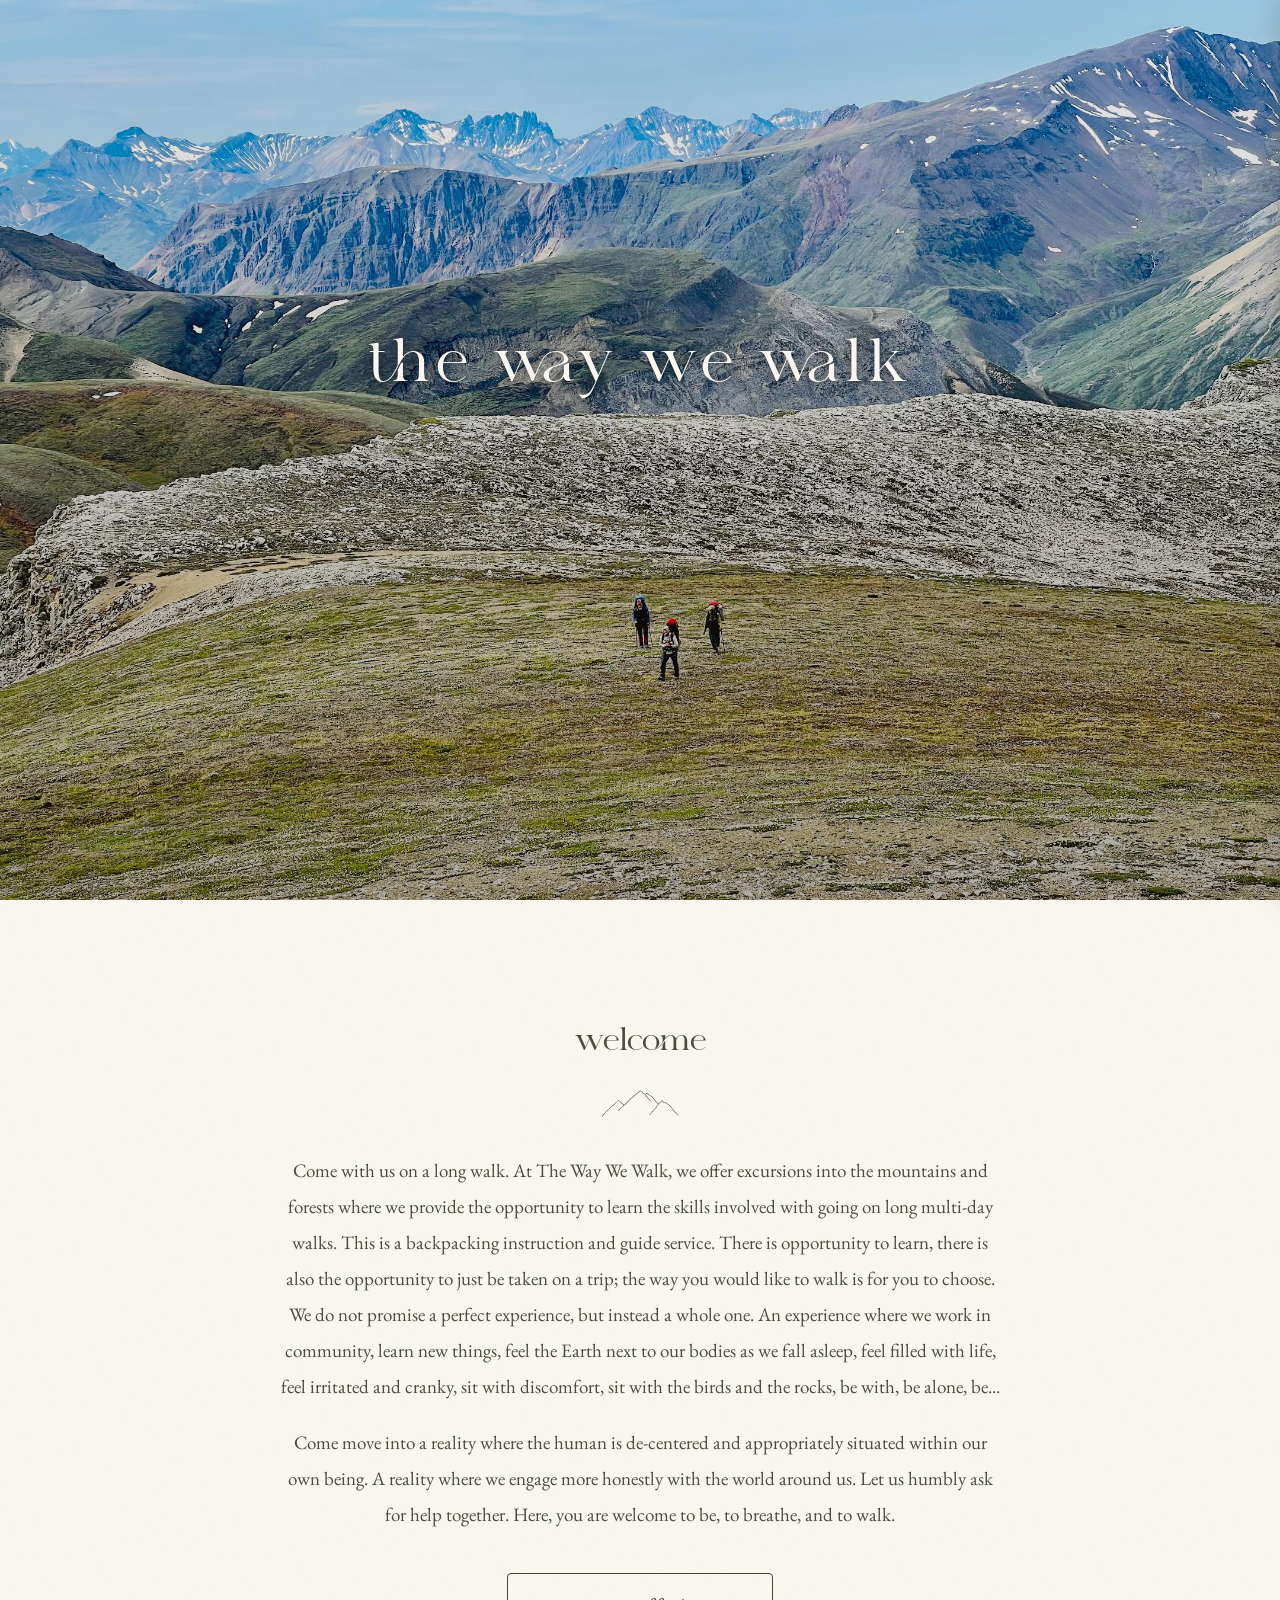
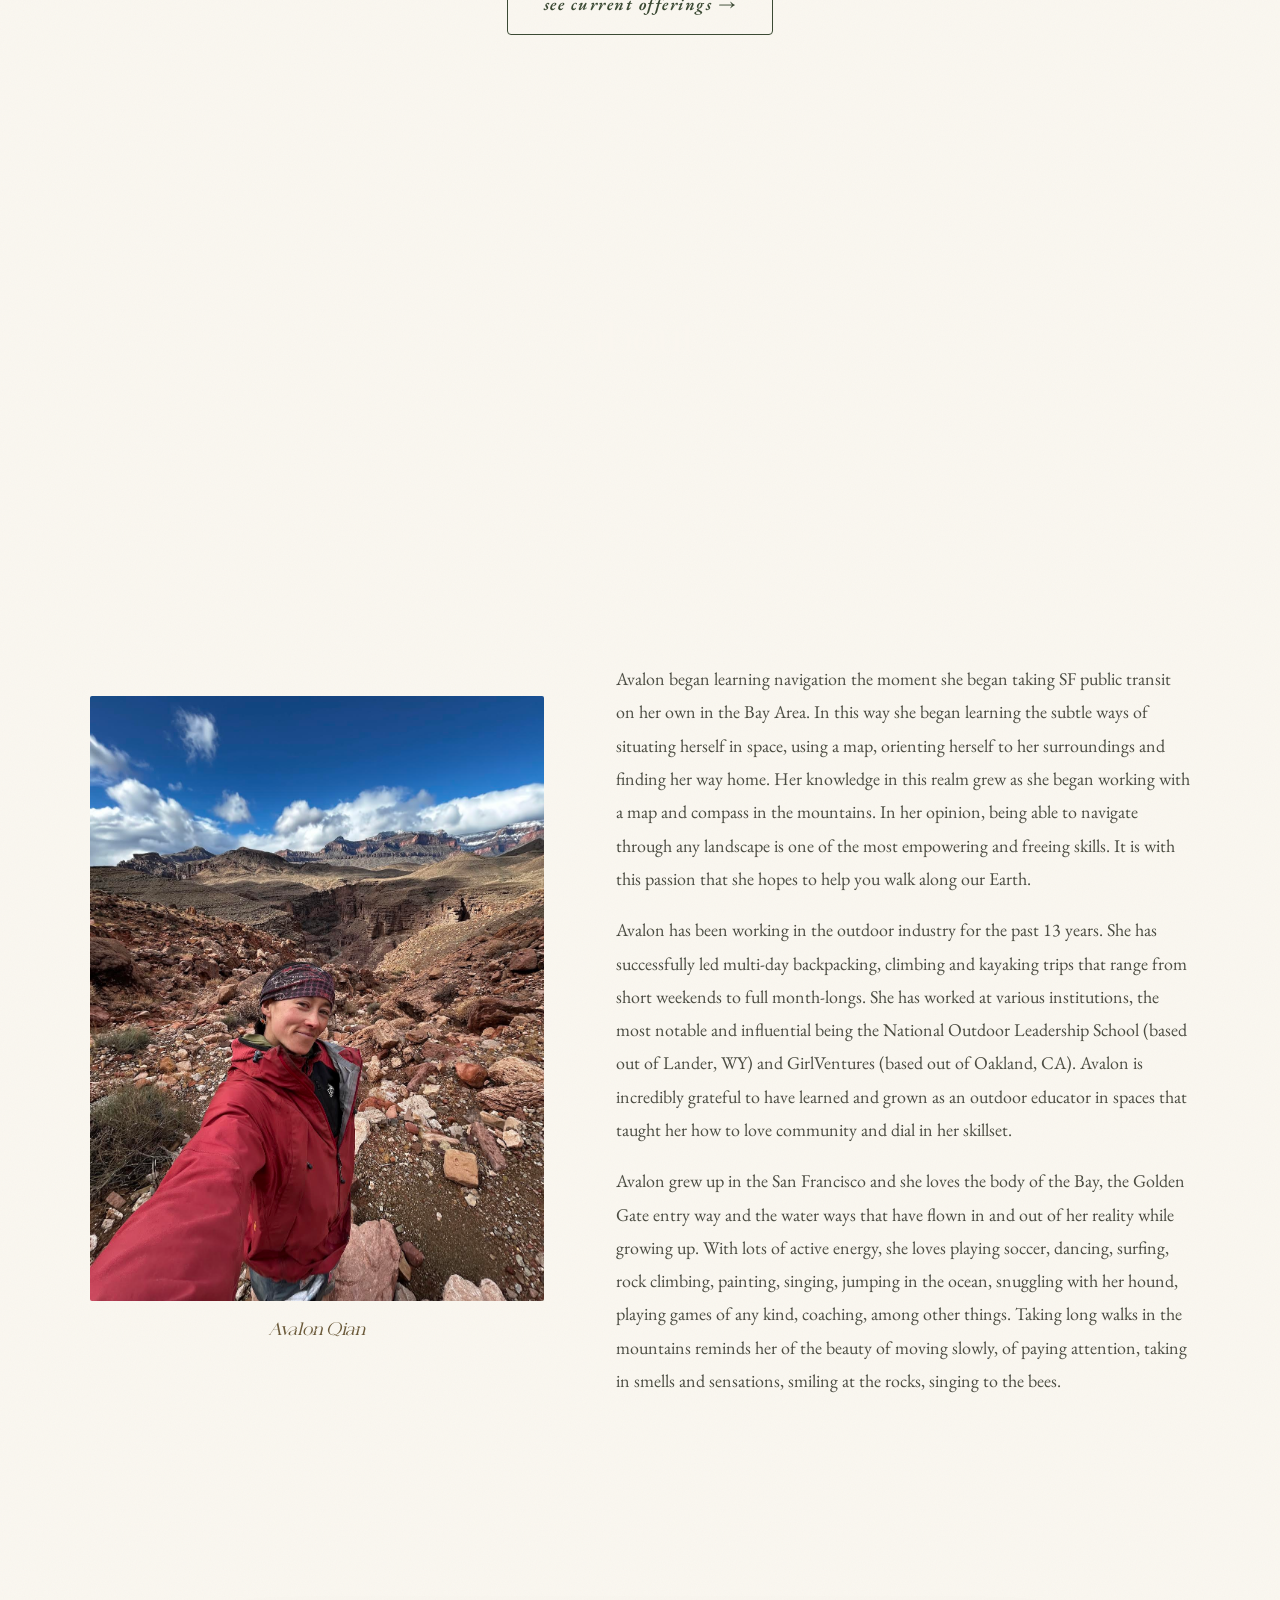
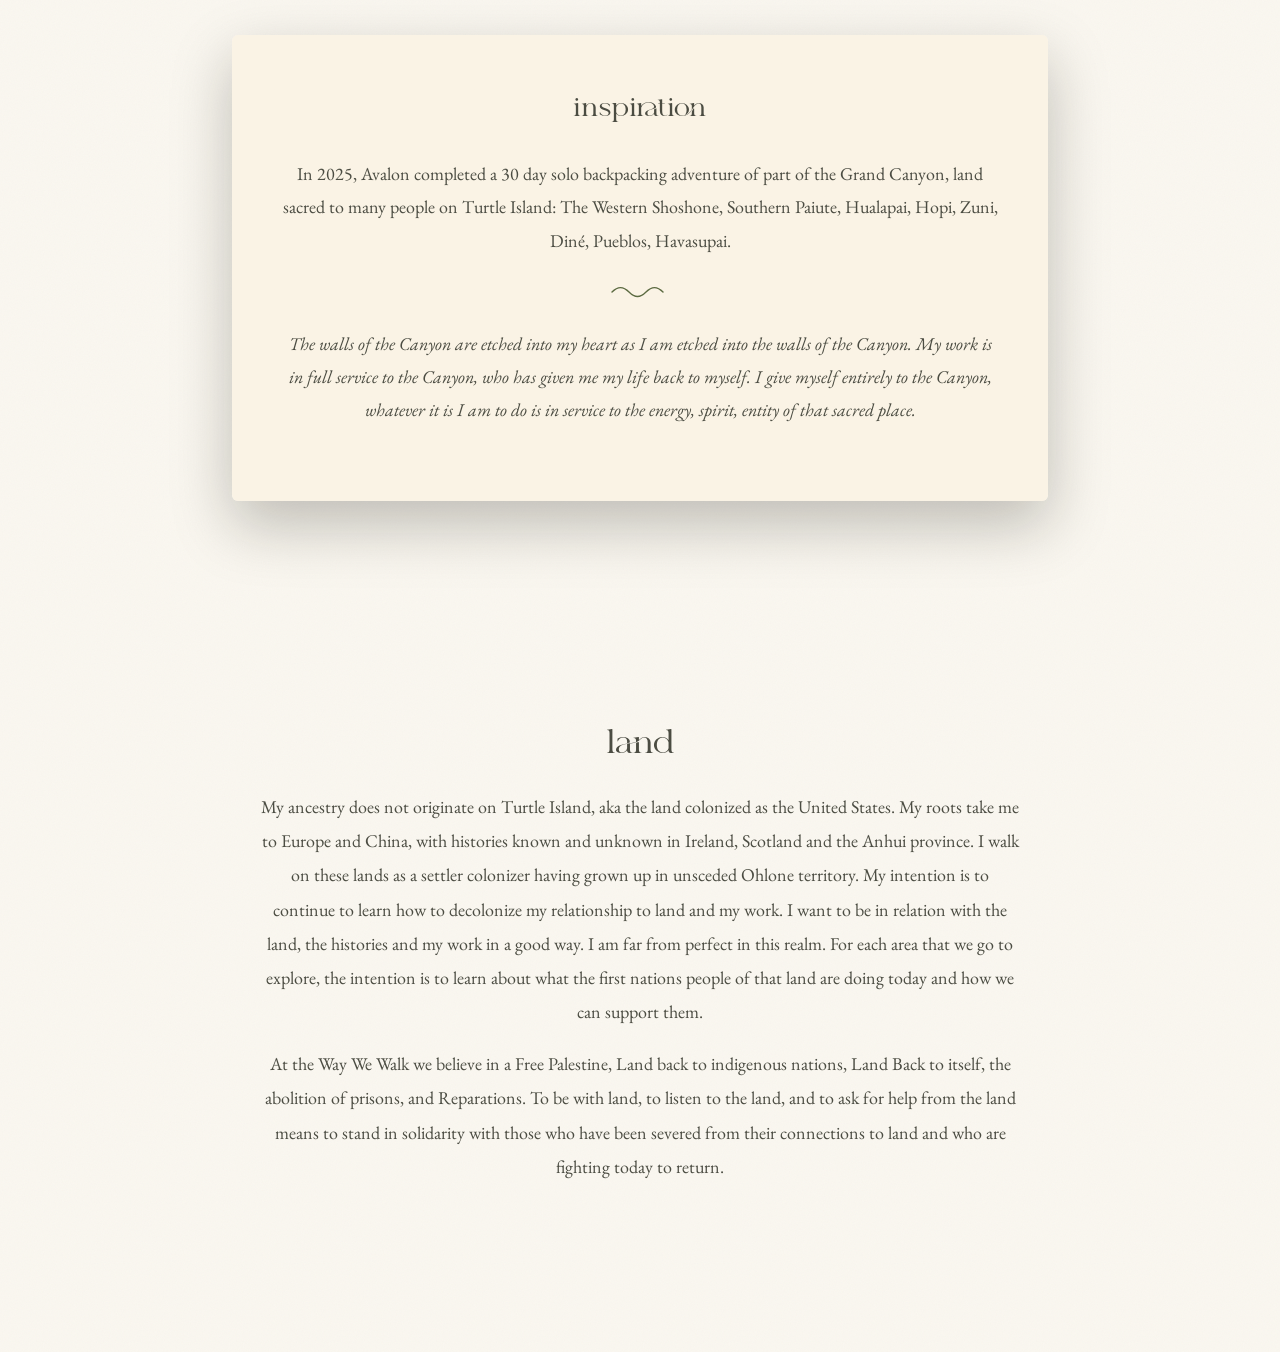
<file: index.html>
<!doctype html>
<html lang="en">
  <head>
    <title>The Way We Walk</title>
    <meta charset="UTF-8" />
    <meta name="viewport" content="width=device-width, initial-scale=1" />
    <link
      rel="stylesheet"
      href="https://fonts.googleapis.com/css2?family=EB+Garamond:ital,wght@0,400;0,500;0,600;1,400;1,500&display=swap"
    />
    <link rel="stylesheet" href="style.css" />
    <link
      rel="icon"
      type="image/svg+xml"
      href="data:image/svg+xml,<svg xmlns='http://www.w3.org/2000/svg' viewBox='0 0 20 20'><rect width='20' height='20' rx='4' fill='%23FAF7F0'/><path d='M10.00,9.20 L10.29,9.09 L10.65,9.10 L11.02,9.26 L11.35,9.56 L11.57,10.00 L11.64,10.53 L11.52,11.10 L11.19,11.64 L10.68,12.08 L10.00,12.34 L9.23,12.37 L8.44,12.14 L7.73,11.65 L7.19,10.91 L6.89,10.00 L6.90,8.99 L7.23,7.99 L7.90,7.11 L8.85,6.46 L10.00,6.12 L11.25,6.16 L12.46,6.61 L13.51,7.45 L14.28,8.61 L14.65,10.00 L14.57,11.48 L14.01,12.91 L13.00,14.14 L11.63,15.01 L10.00,15.42 L8.28,15.30 L6.63,14.63 L5.24,13.46 L4.26,11.87 L3.81,10.00 L3.97,8.04 L4.74,6.18 L6.09,4.62 L7.90,3.53 L10.00,3.04 L12.20,3.23 L14.27,4.12 L16.00,5.64 L17.21,7.66 L17.73,10.00 L17.50,12.44 L16.50,14.72 L14.82,16.63 L12.58,17.94 L10.00,18.50' stroke='%232A2A24' stroke-width='1.7' stroke-linecap='round' fill='none'/></svg>"
    />
    <script src="https://cdn.userway.org/widget.js" data-account="0WvC8qDpOY" data-position="3"></script>
  </head>
  <body class="textured">
    <!-- Navbar is injected by navbar.js (shared across pages). -->
    <div class="site-nav nav-fixed" id="site-nav"></div>
    <script src="js/navbar.js"></script>

    <div class="parallax-band parallax-hero" id="home">
      <div class="hero-inner">
        <div class="hero-title">the way we walk</div>
      </div>
    </div>

    <div class="section-welcome reveal" data-reveal="welcome">
      <div class="section-welcome-heading">
        <div class="section-welcome-heading-text">welcome</div>
        <div class="welcome-mountain">
          <img src="images/mountain-outline.png" alt="mountain outline" width="90" />
        </div>
      </div>
      <p>
        Come with us on a long walk. At The Way We Walk, we offer excursions
        into the mountains and forests where we provide the opportunity to
        learn the skills involved with going on long multi-day walks. This is
        a backpacking instruction and guide service. There is opportunity to
        learn, there is also the opportunity to just be taken on a trip; the
        way you would like to walk is for you to choose. We do not promise a
        perfect experience, but instead a whole one. An experience where we
        work in community, learn new things, feel the Earth next to our
        bodies as we fall asleep, feel filled with life, feel irritated and
        cranky, sit with discomfort, sit with the birds and the rocks, be
        with, be alone, be...
      </p>
      <p>
        Come move into a reality where the human is de-centered and
        appropriately situated within our own being. A reality where we
        engage more honestly with the world around us. Let us humbly ask for
        help together. Here, you are welcome to be, to breathe, and to walk.
      </p>
      <p class="welcome-cta">
        <a href="offerings.html" class="btn btn-welcome-cta">see current offerings &rarr;</a>
      </p>
    </div>

    <div class="parallax-band parallax-about" id="about">
      <span class="banner-title">about</span>
    </div>

    <div class="section-about reveal" data-reveal="about">
      <div class="about-grid">
        <div class="about-photo">
          <img src="images/avalon.jpeg" alt="Photo of Me" />
          <p class="about-caption">Avalon Qian</p>
        </div>
        <div class="about-text">
          <p>
            Avalon began learning navigation the moment she began taking SF
            public transit on her own in the Bay Area. In this way she began
            learning the subtle ways of situating herself in space, using a
            map, orienting herself to her surroundings and finding her way
            home. Her knowledge in this realm grew as she began working with a
            map and compass in the mountains. In her opinion, being able to
            navigate through any landscape is one of the most empowering and
            freeing skills. It is with this passion that she hopes to help you
            walk along our Earth.
          </p>
          <p>
            Avalon has been working in the outdoor industry for the past 13
            years. She has successfully led multi-day backpacking, climbing
            and kayaking trips that range from short weekends to full
            month-longs. She has worked at various institutions, the most
            notable and influential being the National Outdoor Leadership
            School (based out of Lander, WY) and GirlVentures (based out of
            Oakland, CA). Avalon is incredibly grateful to have learned and
            grown as an outdoor educator in spaces that taught her how to love
            community and dial in her skillset.
          </p>
          <p>
            Avalon grew up in the San Francisco and she loves the body of the
            Bay, the Golden Gate entry way and the water ways that have flown
            in and out of her reality while growing up. With lots of active
            energy, she loves playing soccer, dancing, surfing, rock
            climbing, painting, singing, jumping in the ocean, snuggling with
            her hound, playing games of any kind, coaching, among other
            things. Taking long walks in the mountains reminds her of the
            beauty of moving slowly, of paying attention, taking in smells and
            sensations, smiling at the rocks, singing to the bees.
          </p>
        </div>
      </div>
    </div>

    <div class="parallax-band parallax-inspiration">
      <div class="inspiration-card reveal" data-reveal="inspiration">
        <div class="inspiration-heading">
          <div class="inspiration-title">inspiration</div>
        </div>
        <div class="inspiration-body">
          <p>
            In 2025, Avalon completed a 30 day solo backpacking adventure of
            part of the Grand Canyon, land sacred to many people on Turtle
            Island: The Western Shoshone, Southern Paiute, Hualapai, Hopi,
            Zuni, Diné, Pueblos, Havasupai.
          </p>
          <div class="inspiration-wave">
            <svg width="60" height="14" viewBox="0 0 60 14" fill="none"><path d="M2 7 C 8 1, 13 1, 19 7 C 25 13, 30 13, 36 7 C 42 1, 47 1, 53 7" stroke="currentColor" stroke-width="1.4" stroke-linecap="round" /></svg>
          </div>
          <p class="inspiration-quote">
            The walls of the Canyon are etched into my heart as I am etched into
            the walls of the Canyon. My work is in full service to the Canyon,
            who has given me my life back to myself. I give myself entirely to
            the Canyon, whatever it is I am to do is in service to the energy,
            spirit, entity of that sacred place.
          </p>
        </div>
      </div>
    </div>

    <div class="section-land reveal" data-reveal="land" id="land">
      <div class="section-land-heading">
        <div class="section-land-heading-text">land</div>
      </div>
      <p>
        My ancestry does not originate on Turtle Island, aka the land
        colonized as the United States. My roots take me to Europe and China,
        with histories known and unknown in Ireland, Scotland and the Anhui
        province. I walk on these lands as a settler colonizer having grown up
        in unsceded Ohlone territory. My intention is to continue to learn how
        to decolonize my relationship to land and my work. I want to be in
        relation with the land, the histories and my work in a good way. I am
        far from perfect in this realm. For each area that we go to explore,
        the intention is to learn about what the first nations people of that
        land are doing today and how we can support them.
      </p>
      <p>
        At the Way We Walk we believe in a Free Palestine, Land back to
        indigenous nations, Land Back to itself, the abolition of prisons, and
        Reparations. To be with land, to listen to the land, and to ask for
        help from the land means to stand in solidarity with those who have
        been severed from their connections to land and who are fighting today
        to return.
      </p>
    </div>

    <script src="js/script.js"></script>
  </body>
</html>
</file>
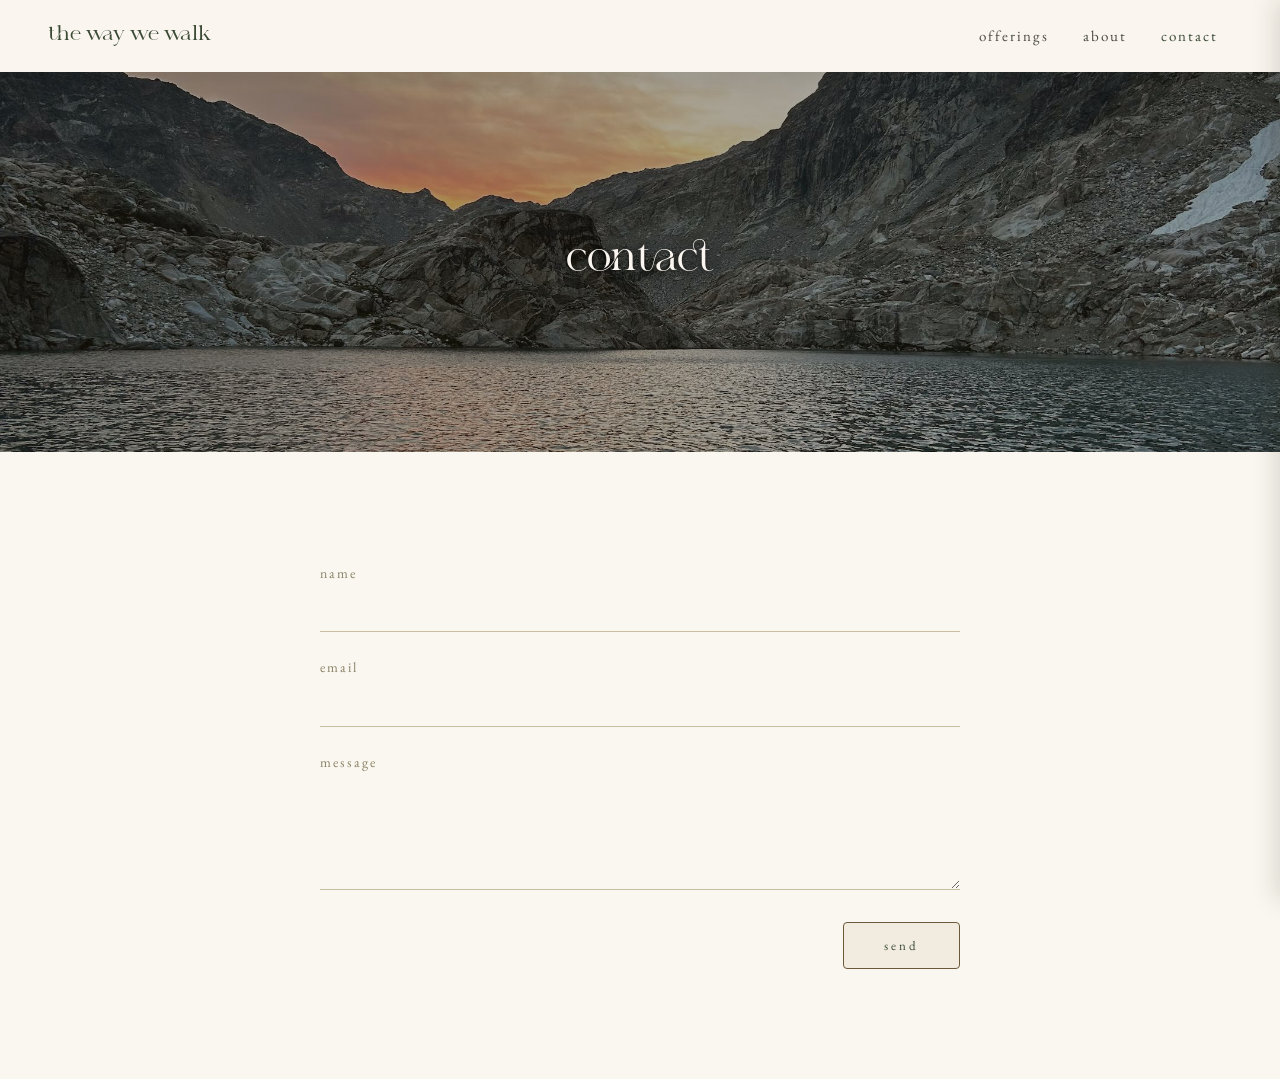
<file: contact.html>
<!doctype html>
<html lang="en">
  <head>
    <title>Contact — The Way We Walk</title>
    <meta charset="UTF-8" />
    <meta name="viewport" content="width=device-width, initial-scale=1" />
    <link
      rel="stylesheet"
      href="https://fonts.googleapis.com/css2?family=EB+Garamond:ital,wght@0,400;0,500;0,600;1,400;1,500&display=swap"
    />
    <link rel="stylesheet" href="style.css" />
    <link
      rel="icon"
      type="image/svg+xml"
      href="data:image/svg+xml,<svg xmlns='http://www.w3.org/2000/svg' viewBox='0 0 20 20'><rect width='20' height='20' rx='4' fill='%23FAF7F0'/><path d='M10.00,9.20 L10.29,9.09 L10.65,9.10 L11.02,9.26 L11.35,9.56 L11.57,10.00 L11.64,10.53 L11.52,11.10 L11.19,11.64 L10.68,12.08 L10.00,12.34 L9.23,12.37 L8.44,12.14 L7.73,11.65 L7.19,10.91 L6.89,10.00 L6.90,8.99 L7.23,7.99 L7.90,7.11 L8.85,6.46 L10.00,6.12 L11.25,6.16 L12.46,6.61 L13.51,7.45 L14.28,8.61 L14.65,10.00 L14.57,11.48 L14.01,12.91 L13.00,14.14 L11.63,15.01 L10.00,15.42 L8.28,15.30 L6.63,14.63 L5.24,13.46 L4.26,11.87 L3.81,10.00 L3.97,8.04 L4.74,6.18 L6.09,4.62 L7.90,3.53 L10.00,3.04 L12.20,3.23 L14.27,4.12 L16.00,5.64 L17.21,7.66 L17.73,10.00 L17.50,12.44 L16.50,14.72 L14.82,16.63 L12.58,17.94 L10.00,18.50' stroke='%232A2A24' stroke-width='1.7' stroke-linecap='round' fill='none'/></svg>"
    />
    <script src="https://cdn.userway.org/widget.js" data-account="0WvC8qDpOY" data-position="3"></script>
  </head>
  <body>
    <!-- Navbar is injected by navbar.js (shared across pages). -->
    <div class="site-nav nav-sticky" id="site-nav"></div>
    <script src="js/navbar.js"></script>

    <!-- Banner -->
    <div class="parallax-band parallax-contact">
      <span class="banner-title">contact</span>
    </div>

    <div class="section-contact" id="contact">
      <form
        id="contactForm"
        name="contact"
        method="POST"
        data-netlify="true"
        netlify-honeypot="bot-field"
        action="/thank-you.html"
      >
        <input type="hidden" name="form-name" value="contact" />
        <p hidden><label>Don't fill this out: <input name="bot-field" /></label></p>
        <div class="form-field">
          <label class="form-label" for="contact-name">name</label>
          <input class="form-input" type="text" required name="name" id="contact-name" />
        </div>
        <div class="form-field">
          <label class="form-label" for="contact-email">email</label>
          <input class="form-input" type="email" required name="email" id="contact-email" />
        </div>
        <div class="form-field">
          <label class="form-label" for="contact-message">message</label>
          <textarea class="form-textarea" required name="message" id="contact-message" rows="4"></textarea>
        </div>
        <div class="form-actions">
          <button type="submit" class="btn btn-contact-submit">send</button>
        </div>
      </form>
    </div>
  </body>
</html>
</file>
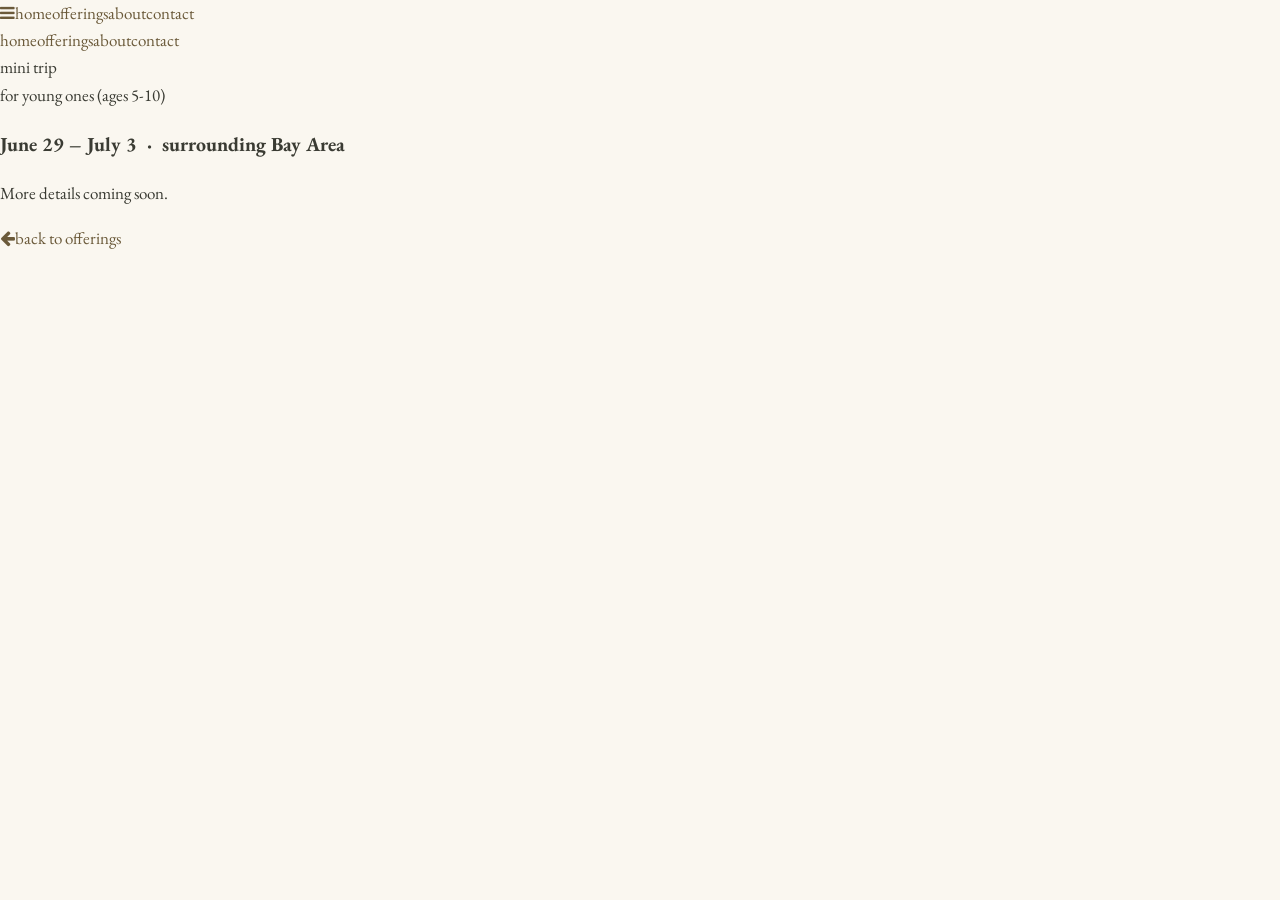
<file: mini-trip.html>
<!doctype html>
<html lang="en">
  <head>
    <title>Mini Trip for Young Ones — The Way We Walk</title>
    <meta charset="UTF-8" />
    <meta name="viewport" content="width=device-width, initial-scale=1" />
    <link rel="stylesheet" href="https://www.w3schools.com/w3css/5/w3.css" />
    <link
      rel="stylesheet"
      href="https://fonts.googleapis.com/css2?family=EB+Garamond:ital,wght@0,400;0,500;0,600;0,700;1,400;1,700&display=swap"
    />
    <link
      rel="stylesheet"
      href="https://cdnjs.cloudflare.com/ajax/libs/font-awesome/4.7.0/css/font-awesome.min.css"
    />
    <link rel="stylesheet" href="style.css" />
  </head>
  <body>
    <!-- Navbar is injected by navbar.js (shared across pages). -->
    <div class="w3-top" id="site-nav"></div>
    <script src="navbar.js"></script>

    <!-- Banner -->
    <div class="bgimg-mini-trip w3-display-container w3-opacity-min">
      <div class="w3-display-middle w3-center">
        <span class="w3-xxlarge w3-text-white w3-wide">mini trip</span><br />
        <span class="w3-large w3-text-white">for young ones (ages 5-10)</span>
      </div>
    </div>

    <!-- Placeholder content -->
    <div class="w3-content w3-container w3-padding-64">
      <div class="w3-center">
        <h3>June 29 – July 3 &nbsp;·&nbsp; surrounding Bay Area</h3>
        <p>More details coming soon.</p>
      </div>
    </div>

    <footer class="w3-center w3-black w3-padding-64">
      <a href="offerings.html" class="w3-button w3-light-grey"
        ><i class="fa fa-arrow-left w3-margin-right"></i>back to offerings</a
      >
    </footer>

    <script src="script.js"></script>
  </body>
</html>
</file>
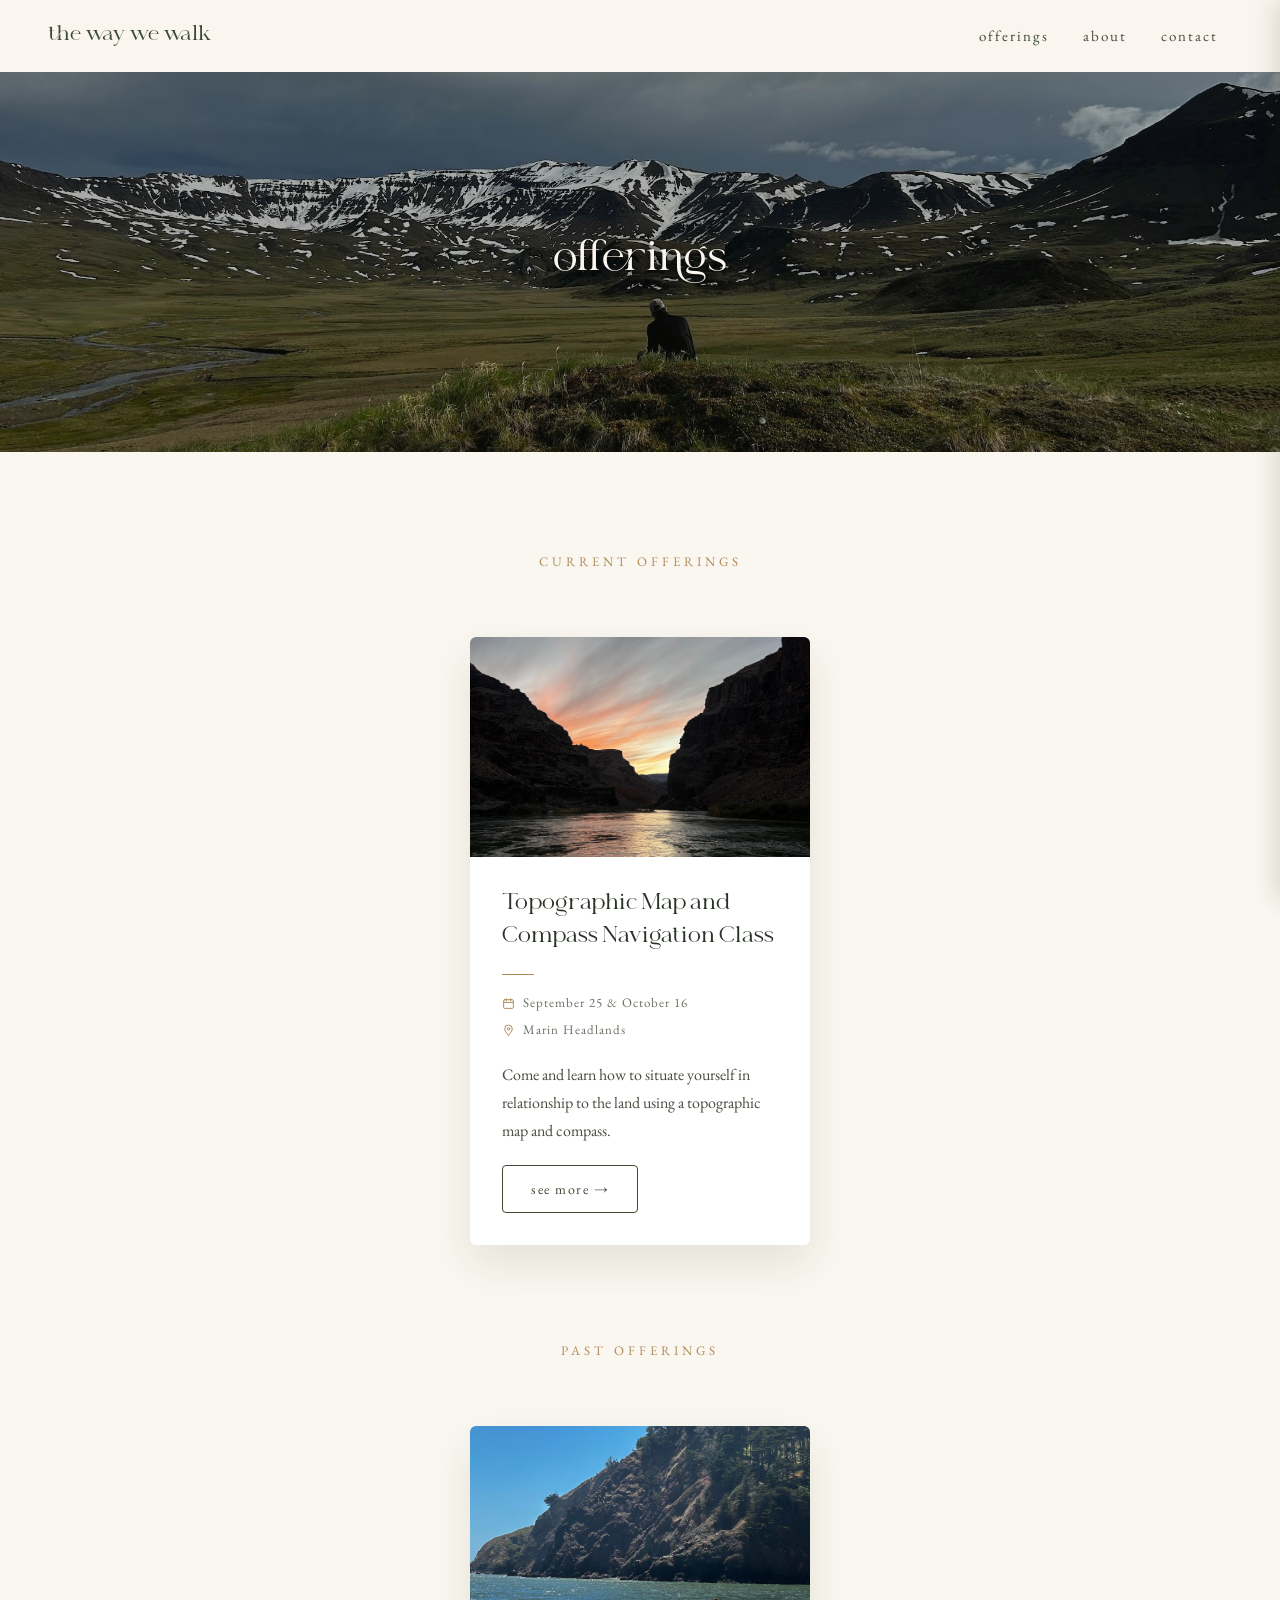
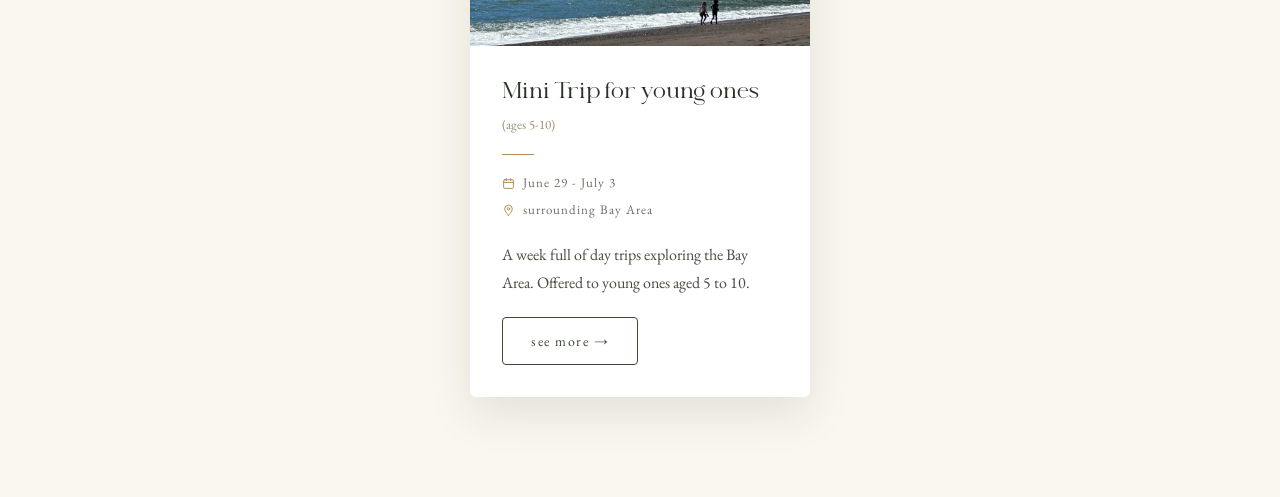
<file: offerings.html>
<!doctype html>
<html lang="en">
  <head>
    <title>Offerings — The Way We Walk</title>
    <meta charset="UTF-8" />
    <meta name="viewport" content="width=device-width, initial-scale=1" />
    <link
      rel="stylesheet"
      href="https://fonts.googleapis.com/css2?family=EB+Garamond:ital,wght@0,400;0,500;0,600;1,400;1,500&display=swap"
    />
    <link rel="stylesheet" href="style.css" />
    <link
      rel="icon"
      type="image/svg+xml"
      href="data:image/svg+xml,<svg xmlns='http://www.w3.org/2000/svg' viewBox='0 0 20 20'><rect width='20' height='20' rx='4' fill='%23FAF7F0'/><path d='M10.00,9.20 L10.29,9.09 L10.65,9.10 L11.02,9.26 L11.35,9.56 L11.57,10.00 L11.64,10.53 L11.52,11.10 L11.19,11.64 L10.68,12.08 L10.00,12.34 L9.23,12.37 L8.44,12.14 L7.73,11.65 L7.19,10.91 L6.89,10.00 L6.90,8.99 L7.23,7.99 L7.90,7.11 L8.85,6.46 L10.00,6.12 L11.25,6.16 L12.46,6.61 L13.51,7.45 L14.28,8.61 L14.65,10.00 L14.57,11.48 L14.01,12.91 L13.00,14.14 L11.63,15.01 L10.00,15.42 L8.28,15.30 L6.63,14.63 L5.24,13.46 L4.26,11.87 L3.81,10.00 L3.97,8.04 L4.74,6.18 L6.09,4.62 L7.90,3.53 L10.00,3.04 L12.20,3.23 L14.27,4.12 L16.00,5.64 L17.21,7.66 L17.73,10.00 L17.50,12.44 L16.50,14.72 L14.82,16.63 L12.58,17.94 L10.00,18.50' stroke='%232A2A24' stroke-width='1.7' stroke-linecap='round' fill='none'/></svg>"
    />
    <script src="https://cdn.userway.org/widget.js" data-account="0WvC8qDpOY" data-position="3"></script>
  </head>
  <body>
    <!-- Navbar is injected by navbar.js (shared across pages). -->
    <div class="site-nav nav-sticky" id="site-nav"></div>
    <script src="js/navbar.js"></script>

    <!-- Banner -->
    <div class="parallax-band parallax-offerings">
      <span class="banner-title">offerings</span>
    </div>

    <!-- Intro -->
    <div class="section-offerings" id="offerings">
      <div class="offerings-intro">
        <div class="label-gold">current offerings</div>
      </div>

      <!-- Trip cards are rendered by the script at the bottom of this page,
           from the `trips` array. To add/edit/remove a trip, edit that one
           list — you don't need to touch the markup here. Each trip's
           `status` ("current" or "past") decides which section it lands in. -->
      <div class="trip-cards" id="trip-cards-current"></div>

      <div class="offerings-intro offerings-intro-past">
        <div class="label-gold">past offerings</div>
      </div>

      <div class="trip-cards" id="trip-cards-past"></div>

      <template id="trip-card-template">
        <div class="trip-card">
          <img class="trip-card-image" alt="" />
          <div class="trip-card-placeholder">
            <span>trip photo</span>
          </div>
          <div class="trip-card-body">
            <div class="trip-card-name"></div>
            <div class="trip-card-detail"></div>
            <div class="trip-divider"></div>
            <p class="trip-meta trip-dates">
              <svg class="trip-icon" viewBox="0 0 24 24" fill="none" stroke="currentColor" stroke-width="1.8" stroke-linecap="round" stroke-linejoin="round" aria-hidden="true"><rect x="3" y="5" width="18" height="16" rx="2"/><line x1="16" y1="3" x2="16" y2="7"/><line x1="8" y1="3" x2="8" y2="7"/><line x1="3" y1="10" x2="21" y2="10"/></svg>
              <span class="trip-meta-text"></span>
            </p>
            <p class="trip-meta trip-location">
              <svg class="trip-icon" viewBox="0 0 24 24" fill="none" stroke="currentColor" stroke-width="1.8" stroke-linecap="round" stroke-linejoin="round" aria-hidden="true"><path d="M12 21s-7-7.2-7-12a7 7 0 1 1 14 0c0 4.8-7 12-7 12z"/><circle cx="12" cy="9" r="2.3"/></svg>
              <span class="trip-meta-text"></span>
            </p>
            <p class="trip-desc"></p>
            <a href="" class="btn btn-see-more">see more &rarr;</a>
          </div>
        </div>
      </template>
    </div>

    <script src="js/offerings.js"></script>
  </body>
</html>
</file>
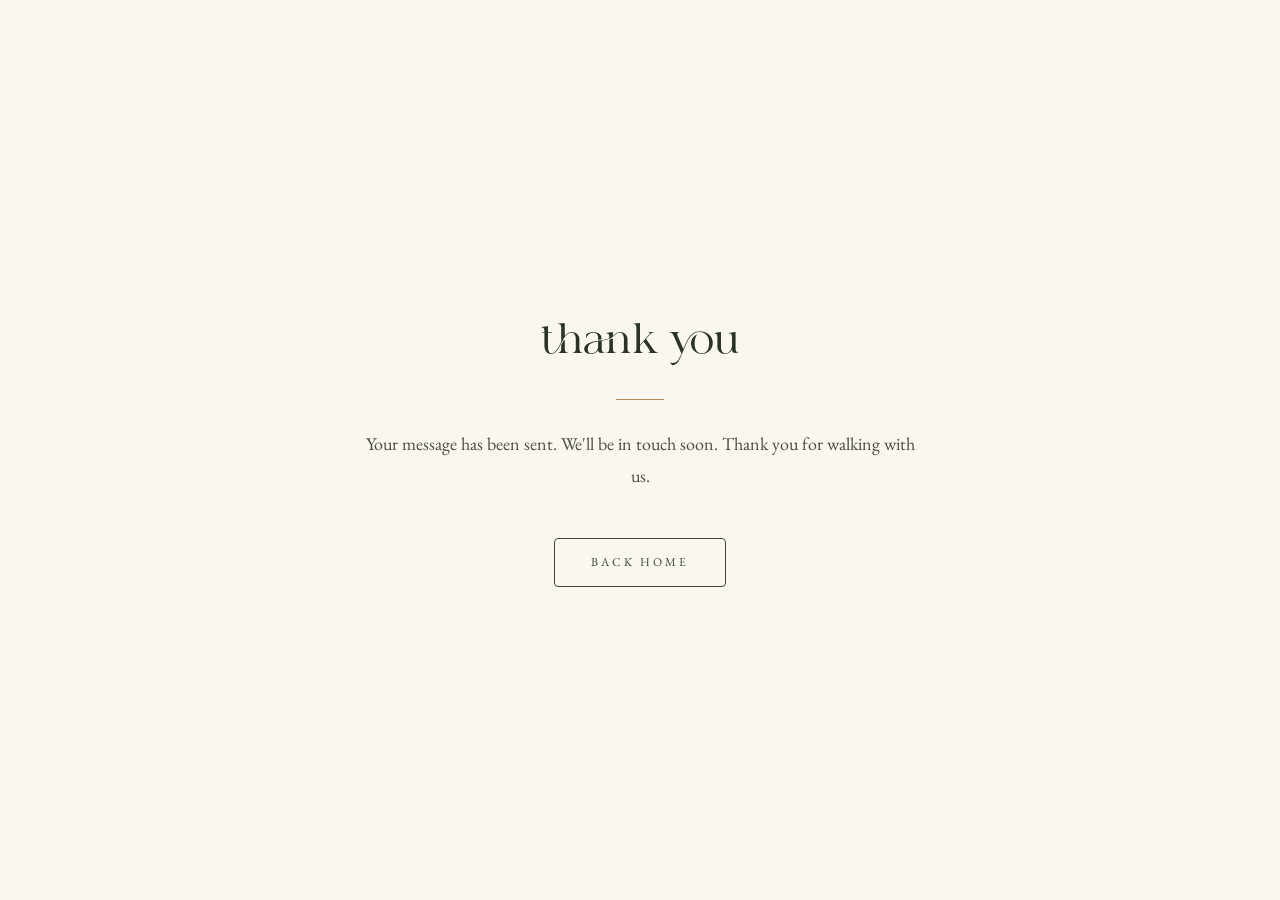
<file: thank-you.html>
<!doctype html>
<html lang="en">
  <head>
    <title>Thank You — The Way We Walk</title>
    <meta charset="UTF-8" />
    <meta name="viewport" content="width=device-width, initial-scale=1" />
    <link
      rel="stylesheet"
      href="https://fonts.googleapis.com/css2?family=EB+Garamond:ital,wght@0,400;0,500;0,600;1,400;1,500&display=swap"
    />
    <link rel="stylesheet" href="style.css" />
    <link
      rel="icon"
      type="image/svg+xml"
      href="data:image/svg+xml,<svg xmlns='http://www.w3.org/2000/svg' viewBox='0 0 20 20'><rect width='20' height='20' rx='4' fill='%23FAF7F0'/><path d='M10.00,9.20 L10.29,9.09 L10.65,9.10 L11.02,9.26 L11.35,9.56 L11.57,10.00 L11.64,10.53 L11.52,11.10 L11.19,11.64 L10.68,12.08 L10.00,12.34 L9.23,12.37 L8.44,12.14 L7.73,11.65 L7.19,10.91 L6.89,10.00 L6.90,8.99 L7.23,7.99 L7.90,7.11 L8.85,6.46 L10.00,6.12 L11.25,6.16 L12.46,6.61 L13.51,7.45 L14.28,8.61 L14.65,10.00 L14.57,11.48 L14.01,12.91 L13.00,14.14 L11.63,15.01 L10.00,15.42 L8.28,15.30 L6.63,14.63 L5.24,13.46 L4.26,11.87 L3.81,10.00 L3.97,8.04 L4.74,6.18 L6.09,4.62 L7.90,3.53 L10.00,3.04 L12.20,3.23 L14.27,4.12 L16.00,5.64 L17.21,7.66 L17.73,10.00 L17.50,12.44 L16.50,14.72 L14.82,16.63 L12.58,17.94 L10.00,18.50' stroke='%232A2A24' stroke-width='1.7' stroke-linecap='round' fill='none'/></svg>"
    />
    <script src="https://cdn.userway.org/widget.js" data-account="0WvC8qDpOY" data-position="3"></script>
  </head>
  <body>
    <div class="thankyou-wrap">
      <div class="thankyou-content">
        <div class="thankyou-inner">
          <div class="thankyou-title">thank you</div>
          <div class="thankyou-rule"></div>
          <p>Your message has been sent. We'll be in touch soon. Thank you for walking with us.</p>
          <a href="index.html" class="btn btn-thankyou">back home</a>
        </div>
      </div>
    </div>
  </body>
</html>
</file>
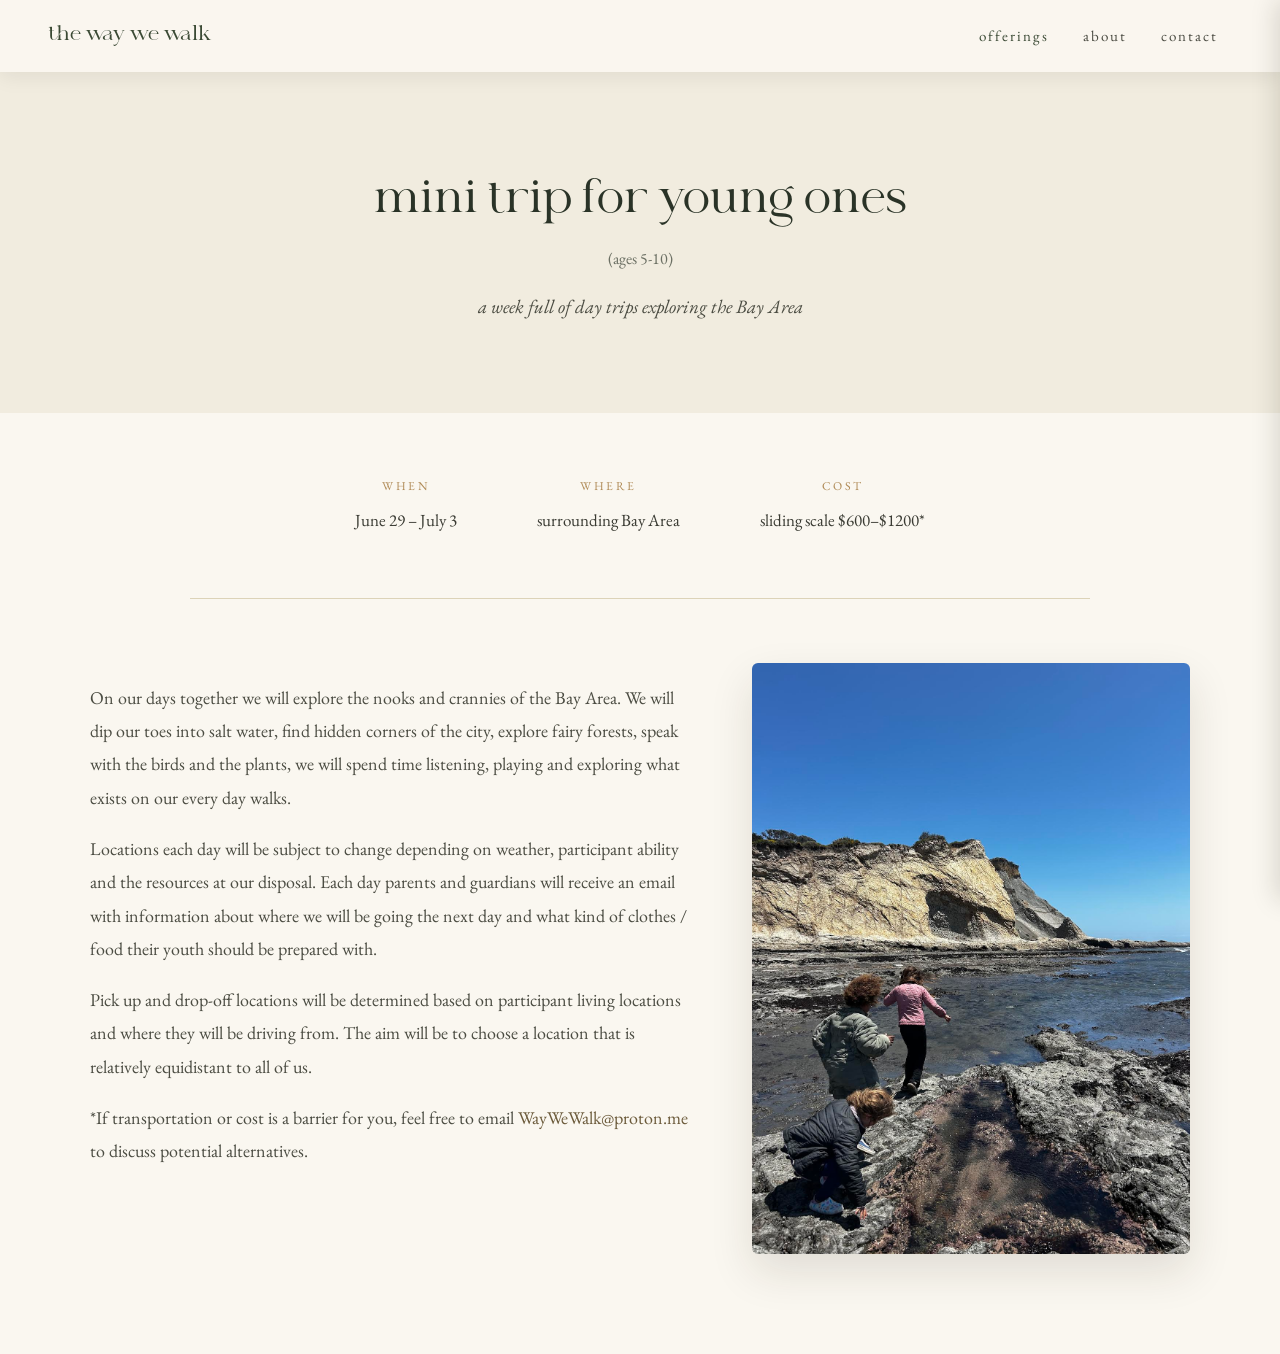
<file: trips/mini-trip.html>
<!doctype html>
<html lang="en">
  <head>
    <title>Mini Trip for Young Ones — The Way We Walk</title>
    <meta charset="UTF-8" />
    <meta name="viewport" content="width=device-width, initial-scale=1" />
    <link
      rel="stylesheet"
      href="https://fonts.googleapis.com/css2?family=EB+Garamond:ital,wght@0,400;0,500;0,600;1,400;1,500&display=swap"
    />
    <link rel="stylesheet" href="../style.css" />
    <link
      rel="icon"
      type="image/svg+xml"
      href="data:image/svg+xml,<svg xmlns='http://www.w3.org/2000/svg' viewBox='0 0 20 20'><rect width='20' height='20' rx='4' fill='%23FAF7F0'/><path d='M10.00,9.20 L10.29,9.09 L10.65,9.10 L11.02,9.26 L11.35,9.56 L11.57,10.00 L11.64,10.53 L11.52,11.10 L11.19,11.64 L10.68,12.08 L10.00,12.34 L9.23,12.37 L8.44,12.14 L7.73,11.65 L7.19,10.91 L6.89,10.00 L6.90,8.99 L7.23,7.99 L7.90,7.11 L8.85,6.46 L10.00,6.12 L11.25,6.16 L12.46,6.61 L13.51,7.45 L14.28,8.61 L14.65,10.00 L14.57,11.48 L14.01,12.91 L13.00,14.14 L11.63,15.01 L10.00,15.42 L8.28,15.30 L6.63,14.63 L5.24,13.46 L4.26,11.87 L3.81,10.00 L3.97,8.04 L4.74,6.18 L6.09,4.62 L7.90,3.53 L10.00,3.04 L12.20,3.23 L14.27,4.12 L16.00,5.64 L17.21,7.66 L17.73,10.00 L17.50,12.44 L16.50,14.72 L14.82,16.63 L12.58,17.94 L10.00,18.50' stroke='%232A2A24' stroke-width='1.7' stroke-linecap='round' fill='none'/></svg>"
    />
    <script src="https://cdn.userway.org/widget.js" data-account="0WvC8qDpOY" data-position="3"></script>
  </head>
  <body>
    <!-- Navbar is injected by navbar.js (shared across pages). -->
    <div class="site-nav nav-sticky" id="site-nav"></div>
    <script src="../js/navbar.js"></script>

    <!-- Title -->
    <div class="tinted-band trip-header">
      <div class="trip-header-title">mini trip for young ones</div>
      <div class="trip-header-subtitle">(ages 5-10)</div>
      <p class="trip-header-tagline">a week full of day trips exploring the Bay Area</p>
    </div>

    <!-- At a glance -->
    <div class="trip-glance">
      <div>
        <div class="trip-glance-label">when</div>
        <div class="trip-glance-value">June 29 – July 3</div>
      </div>
      <div>
        <div class="trip-glance-label">where</div>
        <div class="trip-glance-value">surrounding Bay Area</div>
      </div>
      <div>
        <div class="trip-glance-label">cost</div>
        <div class="trip-glance-value">sliding scale $600–$1200*</div>
      </div>
    </div>

    <div class="trip-rule-wrap">
      <div class="trip-rule"></div>
    </div>

    <!-- What -->
    <div class="trip-what-wrap">
      <div class="trip-what-row">
        <div class="trip-what-text">
          <p>
            On our days together we will explore the nooks and crannies of the
            Bay Area. We will dip our toes into salt water, find hidden
            corners of the city, explore fairy forests, speak with the birds
            and the plants, we will spend time listening, playing and
            exploring what exists on our every day walks.
          </p>
          <p>
            Locations each day will be subject to change depending on
            weather, participant ability and the resources at our disposal.
            Each day parents and guardians will receive an email with
            information about where we will be going the next day and what
            kind of clothes / food their youth should be prepared with.
          </p>
          <p>
            Pick up and drop-off locations will be determined based on
            participant living locations and where they will be driving from.
            The aim will be to choose a location that is relatively
            equidistant to all of us.
          </p>
          <p>
            *If transportation or cost is a barrier for you, feel free to
            email <a href="mailto:WayWeWalk@proton.me">WayWeWalk@proton.me</a>
            to discuss potential alternatives.
          </p>
        </div>
        <div class="trip-what-photo">
          <img src="../images/mini-trip-for-kids-1.jpeg" alt="Mini Trip for Young Ones" />
        </div>
      </div>
    </div>
  </body>
</html>
</file>
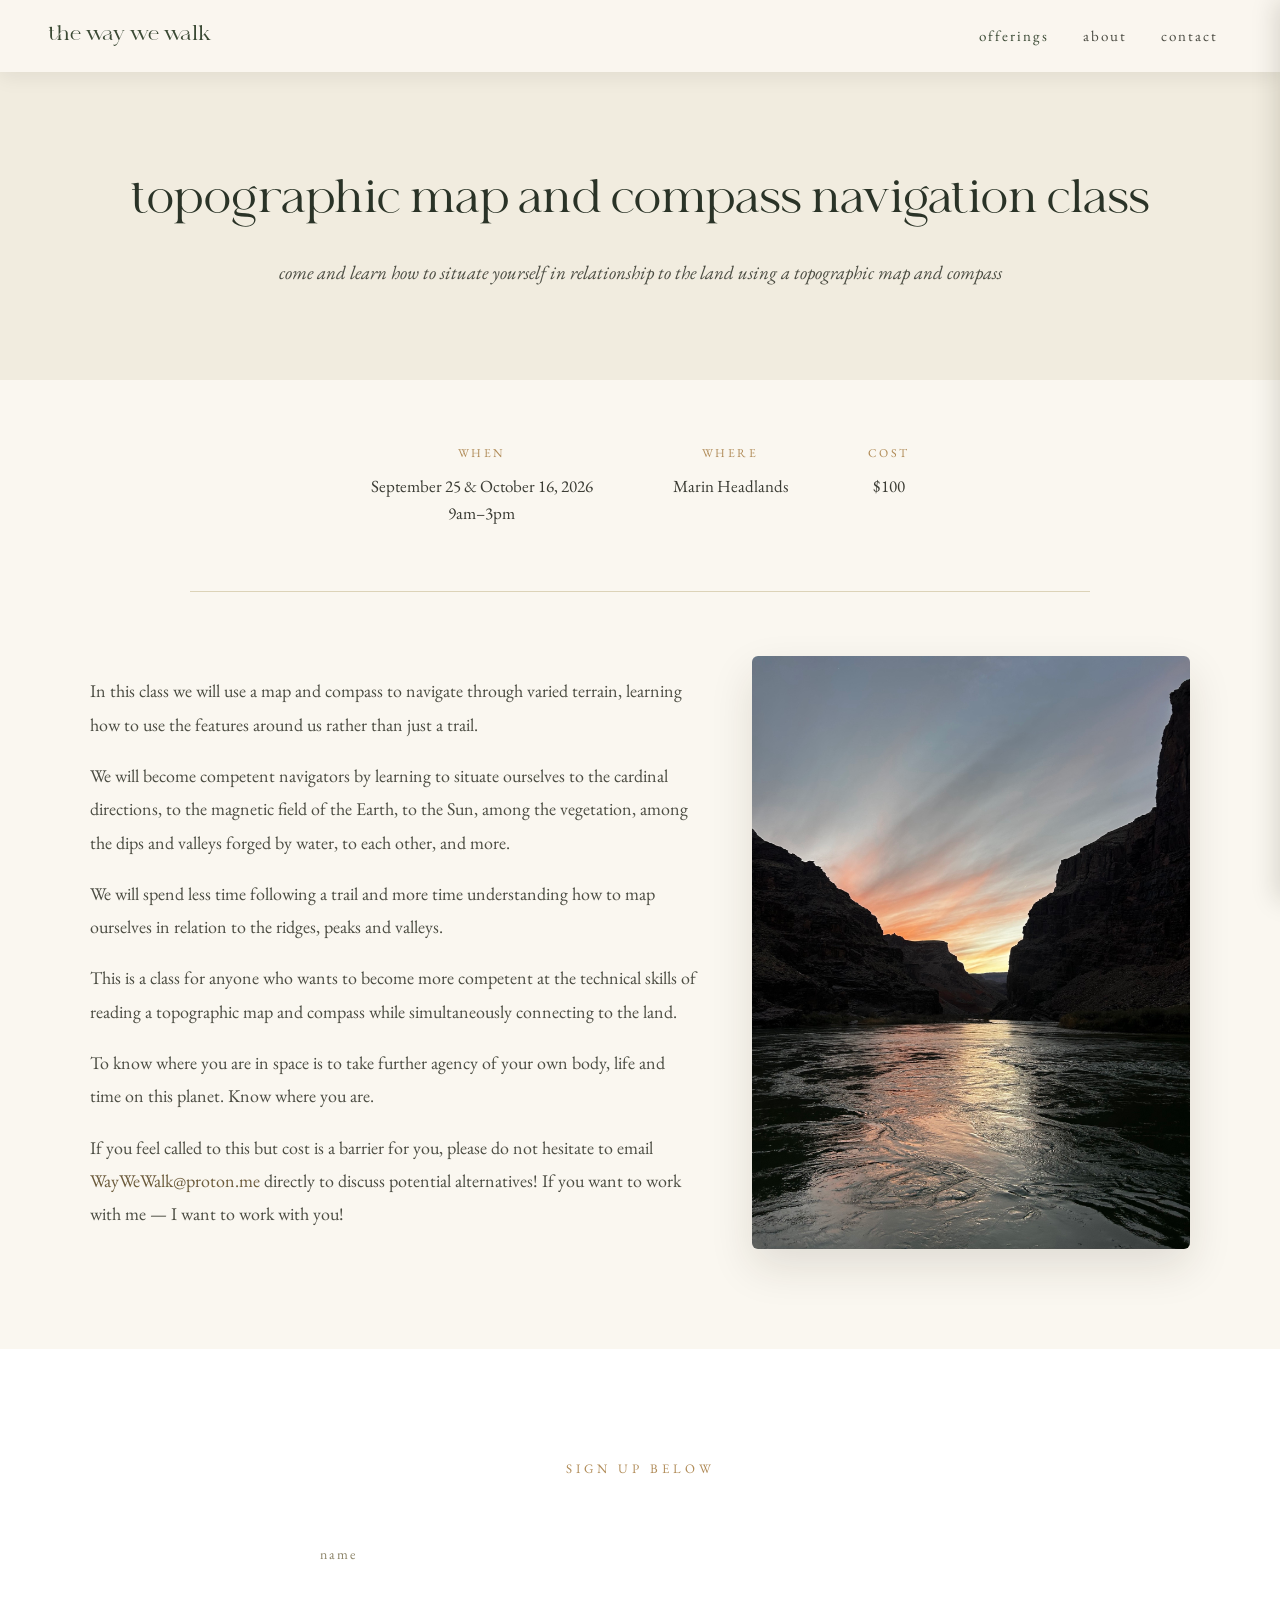
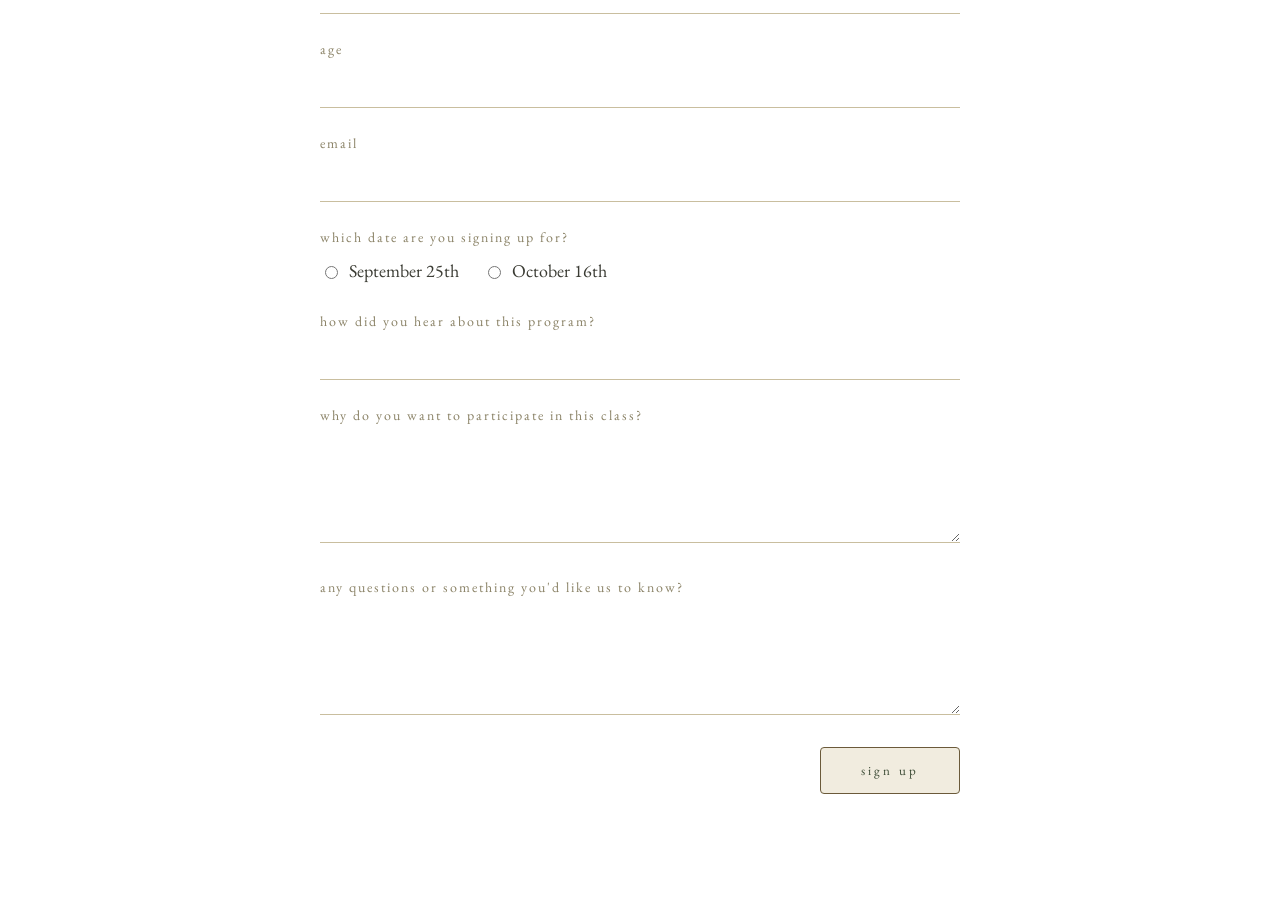
<file: trips/topographic-map-compass.html>
<!doctype html>
<html lang="en">
  <head>
    <title>Topographic Map and Compass Navigation Class — The Way We Walk</title>
    <meta charset="UTF-8" />
    <meta name="viewport" content="width=device-width, initial-scale=1" />
    <link
      rel="stylesheet"
      href="https://fonts.googleapis.com/css2?family=EB+Garamond:ital,wght@0,400;0,500;0,600;1,400;1,500&display=swap"
    />
    <link rel="stylesheet" href="../style.css" />
    <link
      rel="icon"
      type="image/svg+xml"
      href="data:image/svg+xml,<svg xmlns='http://www.w3.org/2000/svg' viewBox='0 0 20 20'><rect width='20' height='20' rx='4' fill='%23FAF7F0'/><path d='M10.00,9.20 L10.29,9.09 L10.65,9.10 L11.02,9.26 L11.35,9.56 L11.57,10.00 L11.64,10.53 L11.52,11.10 L11.19,11.64 L10.68,12.08 L10.00,12.34 L9.23,12.37 L8.44,12.14 L7.73,11.65 L7.19,10.91 L6.89,10.00 L6.90,8.99 L7.23,7.99 L7.90,7.11 L8.85,6.46 L10.00,6.12 L11.25,6.16 L12.46,6.61 L13.51,7.45 L14.28,8.61 L14.65,10.00 L14.57,11.48 L14.01,12.91 L13.00,14.14 L11.63,15.01 L10.00,15.42 L8.28,15.30 L6.63,14.63 L5.24,13.46 L4.26,11.87 L3.81,10.00 L3.97,8.04 L4.74,6.18 L6.09,4.62 L7.90,3.53 L10.00,3.04 L12.20,3.23 L14.27,4.12 L16.00,5.64 L17.21,7.66 L17.73,10.00 L17.50,12.44 L16.50,14.72 L14.82,16.63 L12.58,17.94 L10.00,18.50' stroke='%232A2A24' stroke-width='1.7' stroke-linecap='round' fill='none'/></svg>"
    />
    <script src="https://cdn.userway.org/widget.js" data-account="0WvC8qDpOY" data-position="3"></script>
  </head>
  <body>
    <!-- Navbar is injected by navbar.js (shared across pages). -->
    <div class="site-nav nav-sticky" id="site-nav"></div>
    <script src="../js/navbar.js"></script>

    <!-- Title -->
    <div class="tinted-band trip-header">
      <div class="trip-header-title">topographic map and compass navigation class</div>
      <p class="trip-header-tagline">
        come and learn how to situate yourself in relationship to the land using a topographic
        map and compass
      </p>
    </div>

    <!-- At a glance -->
    <div class="trip-glance">
      <div>
        <div class="trip-glance-label">when</div>
        <div class="trip-glance-value">September 25 &amp; October 16, 2026<br />9am&ndash;3pm</div>
      </div>
      <div>
        <div class="trip-glance-label">where</div>
        <div class="trip-glance-value">Marin Headlands</div>
      </div>
      <div>
        <div class="trip-glance-label">cost</div>
        <div class="trip-glance-value">$100</div>
      </div>
    </div>

    <div class="trip-rule-wrap">
      <div class="trip-rule"></div>
    </div>

    <!-- What -->
    <div class="trip-what-wrap">
      <div class="trip-what-row">
        <div class="trip-what-text">
          <p>
            In this class we will use a map and compass to navigate through varied terrain,
            learning how to use the features around us rather than just a trail.
          </p>
          <p>
            We will become competent navigators by learning to situate ourselves to the cardinal
            directions, to the magnetic field of the Earth, to the Sun, among the vegetation,
            among the dips and valleys forged by water, to each other, and more.
          </p>
          <p>
            We will spend less time following a trail and more time understanding how to map
            ourselves in relation to the ridges, peaks and valleys.
          </p>
          <p>
            This is a class for anyone who wants to become more competent at the technical skills
            of reading a topographic map and compass while simultaneously connecting to the land.
          </p>
          <p>
            To know where you are in space is to take further agency of your own body, life and
            time on this planet. Know where you are.
          </p>
          <p>
            If you feel called to this but cost is a barrier for you, please do not hesitate to
            email <a href="mailto:WayWeWalk@proton.me">WayWeWalk@proton.me</a> directly to discuss
            potential alternatives! If you want to work with me — I want to work with you!
          </p>
        </div>
        <div class="trip-what-photo">
          <img src="../images/topo-map-compass.jpeg" alt="Topographic Map and Compass Navigation Class" />
        </div>
      </div>
    </div>

    <!-- Sign up -->
    <div class="signup-band">
      <div class="section-contact" id="signup">
        <div class="offerings-intro">
          <div class="label-gold">sign up below</div>
        </div>
        <form
        id="topoSignupForm"
        name="topo-map-compass-signup"
        method="POST"
        data-netlify="true"
        netlify-honeypot="bot-field"
        action="/thank-you.html"
      >
        <input type="hidden" name="form-name" value="topo-map-compass-signup" />
        <p hidden><label>Don't fill this out: <input name="bot-field" /></label></p>
        <div class="form-field">
          <label class="form-label" for="topo-name">name</label>
          <input class="form-input" type="text" required name="name" id="topo-name" />
        </div>
        <div class="form-field">
          <label class="form-label" for="topo-age">age</label>
          <input class="form-input" type="number" min="0" required name="age" id="topo-age" />
        </div>
        <div class="form-field">
          <label class="form-label" for="topo-email">email</label>
          <input class="form-input" type="email" required name="email" id="topo-email" />
        </div>
        <div class="form-field">
          <div class="form-label">which date are you signing up for?</div>
          <div class="form-radio-group">
            <label class="form-radio-option">
              <input type="radio" name="date" value="September 25th" required />
              <span>September 25th</span>
            </label>
            <label class="form-radio-option">
              <input type="radio" name="date" value="October 16th" required />
              <span>October 16th</span>
            </label>
          </div>
        </div>
        <div class="form-field">
          <label class="form-label" for="topo-referral">how did you hear about this program?</label>
          <input class="form-input" type="text" name="referral" id="topo-referral" />
        </div>
        <div class="form-field">
          <label class="form-label" for="topo-why">why do you want to participate in this class?</label>
          <textarea class="form-textarea" required name="why" id="topo-why" rows="4"></textarea>
        </div>
        <div class="form-field">
          <label class="form-label" for="topo-questions">any questions or something you'd like us to know?</label>
          <textarea class="form-textarea" name="questions" id="topo-questions" rows="4"></textarea>
        </div>
        <div class="form-actions">
          <button type="submit" class="btn btn-contact-submit">sign up</button>
        </div>
        </form>
      </div>
    </div>
  </body>
</html>
</file>
<file: style.css>
/* ---------------------------------------------------------------------------
   Fonts. Orange Avenue (display/headline face) is self-hosted, see fonts/.
   EB Garamond (body & UI text, plus the headline fallback) is loaded via
   Google Fonts in each page's <head>.
--------------------------------------------------------------------------- */
@font-face {
  font-family: "Orange Avenue";
  src: url("fonts/OrangeAvenueDEMO-Regular.otf") format("opentype");
  font-weight: 400;
  font-style: normal;
  font-display: swap;
}

/* ---------------------------------------------------------------------------
   Design tokens
--------------------------------------------------------------------------- */
:root {
  --cream: #faf7f0;
  --card-white: #ffffff;
  --band-tint: #f1ecdf;
  --text-primary: #3a3b33;
  --text-body: #4b4c42;
  --muted-1: #6b6f63;
  --muted-2: #9a8f6e;
  --muted-3: #8a8266;
  --forest: #3b4a34;
  --forest-dark: #2a3327;
  --gold: #b08b57;
  --brown: #6b5a3a;
  --moss: #5c6b42;
  --moss-bg-1: rgba(107, 122, 79, 0.1);
  --moss-bg-2: rgba(107, 122, 79, 0.12);
  --input-line: #c9be9f;
  --inspiration-card: rgba(251, 243, 228, 0.88);
}

/* ---------------------------------------------------------------------------
   Base
--------------------------------------------------------------------------- */
html {
  scroll-behavior: smooth;
  /* Guard against horizontal scrolling. Applied to <html>, NOT <body>: putting
     it on the (100%-height) body turns the body into its own scroll container,
     which stops window scroll events from firing and breaks the
     navbar-on-scroll color change and the mobile parallax. */
  overflow-x: hidden;
  height: 100%;
}

body {
  margin: 0;
  height: 100%;
  font-family: "EB Garamond", serif;
  font-size: 17px;
  line-height: 1.6;
  color: var(--text-primary);
  /* Explicit, since a top-level tab defaults unstyled areas to opaque white
     regardless of OS dark mode, but a cross-origin iframe doesn't reliably
     get the same treatment in Safari — without this, whatever's behind the
     embedding page's iframe container shows through instead. */
  background-color: var(--cream);
}

/* Faint paper-grain texture, home page only (matches the reference exactly —
   the other pages' background is a flat color with no texture). */
body.textured {
  background: var(--cream)
    url("data:image/svg+xml;utf8,<svg xmlns=%22http://www.w3.org/2000/svg%22 width=%22200%22 height=%22200%22><filter id=%22n%22><feTurbulence type=%22fractalNoise%22 baseFrequency=%220.85%22 numOctaves=%222%22 stitchTiles=%22stitch%22/></filter><rect width=%22200%22 height=%22200%22 filter=%22url(%23n)%22 opacity=%220.035%22/></svg>");
}

img {
  max-width: 100%;
}

a {
  color: var(--brown);
  text-decoration: none;
}
a:hover {
  color: var(--moss);
}
::selection {
  background: var(--gold);
  color: #fff;
}

.serif {
  font-family: "Orange Avenue", "EB Garamond", serif;
  font-feature-settings: "liga" 1, "dlig" 1;
}

@keyframes sway {
  0%,
  100% {
    transform: rotate(-2deg) translateY(0);
  }
  50% {
    transform: rotate(2deg) translateY(-2px);
  }
}

/* ---------------------------------------------------------------------------
   Icons — the hand-drawn spiral motif (nav wordmark, hero, favicon). Color
   is left to inherit from context (nav dark/light state, hero white) rather
   than fixed, since it now renders on both light and dark backgrounds.
--------------------------------------------------------------------------- */
.spiral-icon {
  width: 20px;
  height: 20px;
  flex-shrink: 0;
  /* Orange Avenue's caps sit visually higher in their line box than the
     flex-centered icon, so nudge the icon up to match. */
  transform: translateY(-2px);
}

/* ---------------------------------------------------------------------------
   Nav
--------------------------------------------------------------------------- */
.site-nav {
  top: 0;
  left: 0;
  right: 0;
  z-index: 20;
  transition:
    background 0.4s ease,
    box-shadow 0.4s ease;
}
.site-nav.nav-fixed {
  position: fixed;
  background: transparent;
  box-shadow: none;
}
.site-nav.nav-fixed.scrolled {
  background: #faf6efee;
  box-shadow: 0 4px 20px rgba(30, 25, 10, 0.08);
}
.site-nav.nav-sticky {
  position: sticky;
  background: #faf6efee;
  box-shadow: 0 4px 20px rgba(30, 25, 10, 0.08);
}

.nav-inner {
  max-width: 1800px;
  margin: 0 auto;
  display: flex;
  align-items: center;
  justify-content: space-between;
  padding: 0 48px;
  height: 72px;
}

.nav-wordmark {
  display: flex;
  align-items: center;
  gap: 8px;
  font-family: "Orange Avenue", "EB Garamond", serif;
  font-feature-settings: "liga" 1, "dlig" 1;
  font-size: 20px;
  line-height: 1;
  transition:
    color 0.4s ease,
    opacity 0.4s ease;
}
.nav-wordmark-light {
  color: #faf6ef;
}
.nav-wordmark-dark {
  color: var(--forest);
}

/* Wordmark+icon and nav links share one reveal trigger — both hidden until
   scrolled past the hero, then fade in together with the nav background. */
.nav-reveal-hidden {
  opacity: 0;
}
.nav-reveal-visible {
  opacity: 1;
}

.nav-links {
  display: flex;
  align-items: center;
  gap: 6px;
  height: 100%;
  transition: opacity 0.4s ease;
}
.nav-link {
  display: flex;
  align-items: center;
  height: 100%;
  box-sizing: border-box;
  padding: 0 14px;
  font-size: 15px;
  letter-spacing: 2px;
  transition:
    color 0.3s ease,
    background 0.3s ease;
}
.nav-link:hover {
  color: var(--moss);
  background: var(--moss-bg-2);
}
.nav-link-light {
  color: #faf6ef;
}
.nav-link-dark {
  color: var(--text-body);
}
.nav-link-active {
  color: var(--forest);
}

/* Hamburger — hidden above 600px, where the inline .nav-links row is used
   instead. Bars use currentColor so the light/dark variants match the
   wordmark/link color swap. Closing is handled by the drawer's own close
   button/backdrop, so this never needs an open/X state of its own. */
.nav-hamburger {
  display: none;
  flex-direction: column;
  justify-content: center;
  gap: 5px;
  width: 24px;
  height: 24px;
  padding: 0;
  background: none;
  border: none;
  cursor: pointer;
  transition: opacity 0.4s ease;
}
.nav-hamburger span {
  display: block;
  width: 100%;
  height: 2px;
  background: currentColor;
}
.nav-hamburger-light {
  color: #faf6ef;
}
.nav-hamburger-dark {
  color: var(--text-body);
}

/* Backdrop dims the page behind the drawer; tapping it closes the drawer. */
.nav-backdrop {
  position: fixed;
  inset: 0;
  background: rgba(20, 18, 10, 0.4);
  opacity: 0;
  pointer-events: none;
  transition: opacity 0.3s ease;
  z-index: 25;
}
.nav-backdrop.open {
  opacity: 1;
  pointer-events: auto;
}

/* Drawer slides in from the right, always solid regardless of the nav's
   own transparent/scrolled state. This is a stable DOM node (see navbar.js)
   — only .open is ever toggled on it, it's never recreated, which is what
   lets the transform transition actually animate. */
.nav-drawer {
  position: fixed;
  top: 0;
  right: 0;
  bottom: 0;
  width: min(320px, 84vw);
  display: flex;
  flex-direction: column;
  background: #faf6ef;
  box-shadow: -4px 0 24px rgba(30, 25, 10, 0.15);
  transform: translateX(100%);
  transition: transform 0.35s cubic-bezier(0.4, 0, 0.2, 1);
  z-index: 30;
}
.nav-drawer.open {
  transform: translateX(0);
}
.nav-drawer-head {
  display: flex;
  align-items: center;
  justify-content: space-between;
  padding: 22px 20px;
  border-bottom: 1px solid rgba(107, 90, 58, 0.1);
}
.nav-drawer-title {
  font-size: 12px;
  font-weight: 600;
  letter-spacing: 2.5px;
  text-transform: uppercase;
  color: var(--brown);
}
.nav-drawer-close {
  background: none;
  border: none;
  cursor: pointer;
  font-size: 26px;
  line-height: 1;
  color: var(--brown);
  padding: 4px 6px;
  margin: -4px -6px;
}
.nav-drawer-links {
  display: flex;
  flex-direction: column;
  padding: 8px;
  overflow-y: auto;
}
.nav-drawer-links a {
  padding: 16px 12px;
  font-size: 15px;
  letter-spacing: 1.5px;
  color: var(--text-body);
  border-bottom: 1px solid rgba(107, 90, 58, 0.08);
}
.nav-drawer-links a:hover {
  color: var(--moss);
}

@media (max-width: 600px) {
  .nav-inner {
    padding: 0 20px;
  }
  .nav-links {
    display: none;
  }
  .nav-hamburger {
    display: flex;
  }
  .nav-wordmark {
    font-size: 17px;
  }
}

/* ---------------------------------------------------------------------------
   Parallax bands
--------------------------------------------------------------------------- */
.parallax-band {
  background-attachment: fixed;
  background-position: center;
  background-repeat: no-repeat;
  background-size: cover;
}

.parallax-hero {
  background-image:
    linear-gradient(180deg, rgba(38, 28, 14, 0.05) 0%, rgba(38, 28, 14, 0.32) 100%),
    url("images/hero.jpeg");
  background-position: 50% 25%;
  background-size: 100% auto;
  min-height: 100vh;
  position: relative;
  display: flex;
  align-items: center;
  justify-content: center;
  text-align: center;
}
.hero-inner {
  transform: translateY(-80px);
  transition: opacity 0.2s linear;
}
.hero-title {
  font-family: "Orange Avenue", "EB Garamond", serif;
  font-feature-settings: "liga" 1, "dlig" 1;
  font-weight: 400;
  font-size: clamp(30px, 5vw, 58px);
  color: #faf6ef;
  letter-spacing: 6px;
  line-height: 1.15;
  text-shadow:
    0 2px 20px rgba(0, 0, 0, 0.45),
    0 1px 4px rgba(0, 0, 0, 0.3);
}
.hero-swirl {
  display: flex;
  justify-content: center;
  margin-top: 12px;
  color: #ffffff;
  filter: drop-shadow(0 2px 8px rgba(0, 0, 0, 0.4));
}
.hero-swirl .spiral-icon {
  width: 34px;
  height: 34px;
}

.parallax-about {
  background-image: linear-gradient(180deg, rgba(38, 28, 14, 0.4), rgba(38, 28, 14, 0.4)),
    url("images/about.jpeg");
  min-height: 380px;
  position: relative;
  display: flex;
  align-items: center;
  justify-content: center;
}

.parallax-inspiration {
  background-image: linear-gradient(180deg, rgba(38, 28, 14, 0.3), rgba(38, 28, 14, 0.3)),
    url("images/inspiration.jpeg");
  padding: 110px 32px;
}

.parallax-contact {
  background-image: linear-gradient(180deg, rgba(38, 28, 14, 0.4), rgba(38, 28, 14, 0.4)),
    url("images/contact.jpeg");
  /* No parallax here — plain scroll attachment keeps size/position
     resolving against this local 380px band (not the viewport). */
  background-attachment: scroll;
  background-position: center 47%;
  min-height: 380px;
  position: relative;
  display: flex;
  align-items: center;
  justify-content: center;
}

.parallax-offerings {
  background-image: linear-gradient(180deg, rgba(20, 22, 16, 0.35), rgba(20, 22, 16, 0.35)),
    url("images/offerings.jpg");
  /* No parallax here — plain scroll attachment keeps size/position
     resolving against this local 380px band (not the viewport), so cover
     ends up width-constrained with plenty of vertical slack to move
     within, unlike the other, still-parallax bands. */
  background-attachment: scroll;
  background-position: center 40%;
  min-height: 380px;
  position: relative;
  display: flex;
  align-items: center;
  justify-content: center;
}

.banner-title {
  font-family: "Orange Avenue", "EB Garamond", serif;
  font-feature-settings: "liga" 1, "dlig" 1;
  font-size: 40px;
  color: #faf6ef;
  text-shadow:
    0 2px 20px rgba(0, 0, 0, 0.6),
    0 1px 4px rgba(0, 0, 0, 0.5),
    0 0 30px rgba(0, 0, 0, 0.4);
}
.parallax-about .banner-title {
  text-shadow: none;
}


/* ---------------------------------------------------------------------------
   Scroll reveal (home page only)
--------------------------------------------------------------------------- */
.reveal {
  opacity: 0;
  transform: translateY(28px);
  transition:
    opacity 0.9s ease,
    transform 0.9s ease;
}
.reveal.is-visible {
  opacity: 1;
  transform: translateY(0);
}

/* ---------------------------------------------------------------------------
   Buttons — shared hover recipe site-wide: moss text/background/border.
--------------------------------------------------------------------------- */
.btn {
  display: inline-block;
  font-family: "EB Garamond", serif;
  text-decoration: none;
  cursor: pointer;
  border-radius: 4px;
  transition:
    background 0.3s ease,
    color 0.3s ease,
    border-color 0.3s ease;
}
.btn:hover {
  background: var(--moss-bg-1);
  color: var(--moss);
  border-color: var(--moss);
}

.btn-welcome-cta {
  padding: 14px 36px;
  border: 1px solid var(--forest);
  color: var(--forest);
  background: transparent;
  font-size: 17px;
  font-style: italic;
  font-weight: 600;
  letter-spacing: 1.5px;
}
.btn-see-more {
  padding: 12px 28px;
  border: 1px solid var(--forest);
  color: var(--forest);
  background: transparent;
  font-size: 14px;
  letter-spacing: 1.5px;
}
.btn-contact-submit {
  float: right;
  padding: 14px 40px;
  background: var(--band-tint);
  color: var(--forest);
  border: 1px solid var(--brown);
  font-size: 13px;
  letter-spacing: 3px;
}
.btn-contact-submit:hover {
  background: var(--moss-bg-2);
}
.btn-thankyou {
  padding: 14px 36px;
  border: 1px solid var(--forest);
  color: var(--forest);
  font-size: 12px;
  letter-spacing: 3px;
  text-transform: uppercase;
}

/* ---------------------------------------------------------------------------
   Welcome
--------------------------------------------------------------------------- */
.section-welcome {
  max-width: 720px;
  margin: 0 auto;
  padding: 120px 32px 100px;
  text-align: center;
}
.section-welcome-heading {
  margin-bottom: 18px;
}
.section-welcome-heading-text {
  font-family: "Orange Avenue", "EB Garamond", serif;
  font-feature-settings: "liga" 1, "dlig" 1;
  font-weight: 400;
  font-size: 30px;
  color: var(--text-body);
}
.welcome-mountain {
  display: flex;
  justify-content: center;
  margin-top: 10px;
}
.welcome-mountain img {
  width: 90px;
  height: auto;
}
.section-welcome p {
  font-size: 19px;
  line-height: 1.9;
  color: var(--text-body);
}
.welcome-cta {
  margin-top: 40px;
}

/* ---------------------------------------------------------------------------
   About
--------------------------------------------------------------------------- */
.section-about {
  max-width: 1100px;
  margin: 0 auto;
  padding: 110px 32px;
}
.about-grid {
  display: flex;
  align-items: center;
  gap: 72px;
  flex-wrap: wrap;
}
.about-photo {
  flex: 1 1 340px;
  text-align: center;
}
.about-photo img {
  height: auto;
  display: block;
  margin: 0 auto;
  border-radius: 2px;
}
.about-caption {
  margin-top: 18px;
  font-family: "Orange Avenue", "EB Garamond", serif;
  font-feature-settings: "liga" 1, "dlig" 1;
  font-style: italic;
  font-size: 17px;
  color: var(--brown);
}
.about-text {
  flex: 1 1 460px;
}
.about-text p {
  font-size: 18px;
  line-height: 1.85;
  color: var(--text-body);
}

/* ---------------------------------------------------------------------------
   Inspiration
--------------------------------------------------------------------------- */
.inspiration-card {
  max-width: 720px;
  margin: 0 auto;
  background: var(--inspiration-card);
  padding: 56px 48px;
  box-shadow: 0 24px 60px rgba(20, 20, 10, 0.25);
  border-radius: 6px;
}
.inspiration-heading {
  display: flex;
  align-items: center;
  justify-content: center;
  gap: 14px;
}
.inspiration-title {
  font-family: "Orange Avenue", "EB Garamond", serif;
  font-feature-settings: "liga" 1, "dlig" 1;
  font-weight: 400;
  font-size: 26px;
  text-align: center;
  color: var(--text-body);
}
.inspiration-body {
  text-align: center;
  margin-top: 24px;
}
.inspiration-body p {
  font-size: 18px;
  line-height: 1.85;
  color: var(--text-body);
}
.inspiration-wave {
  margin: 28px 0;
  display: flex;
  justify-content: center;
}
.inspiration-wave svg {
  color: var(--moss);
  animation: sway 5s ease-in-out infinite;
  transform-origin: center;
}
.inspiration-quote {
  font-style: italic;
  color: var(--text-primary);
}

/* ---------------------------------------------------------------------------
   Land
--------------------------------------------------------------------------- */
.section-land {
  max-width: 760px;
  margin: 0 auto;
  padding: 110px 32px 150px;
  text-align: center;
}
.section-land-heading {
  margin-bottom: 18px;
}
.section-land-heading-text {
  font-family: "Orange Avenue", "EB Garamond", serif;
  font-feature-settings: "liga" 1, "dlig" 1;
  font-weight: 400;
  font-size: 32px;
  color: var(--text-body);
}
.section-land p {
  font-size: 18px;
  line-height: 1.9;
  color: var(--text-body);
}

/* ---------------------------------------------------------------------------
   Contact / forms (shared with the mini-trip sign-up form)
--------------------------------------------------------------------------- */
.section-contact {
  max-width: 640px;
  margin: 0 auto;
  padding: 110px 32px;
}
.signup-band {
  background: var(--card-white);
}
.form-field {
  margin-bottom: 24px;
}
.form-label {
  display: block;
  font-size: 14px;
  letter-spacing: 2px;
  color: var(--muted-3);
  margin-bottom: 8px;
}
.form-input,
.form-textarea {
  width: 100%;
  box-sizing: border-box;
  border: none;
  border-bottom: 1px solid var(--input-line);
  background: transparent;
  padding: 8px 2px;
  font-family: "EB Garamond", serif;
  font-size: 18px;
  color: var(--text-primary);
  outline: none;
}
.form-textarea {
  resize: vertical;
}
.form-radio-group {
  display: flex;
  flex-wrap: wrap;
  gap: 24px;
}
.form-radio-option {
  display: flex;
  align-items: center;
  gap: 8px;
  font-family: "EB Garamond", serif;
  font-size: 18px;
  color: var(--text-primary);
  cursor: pointer;
}
.form-actions {
  margin-top: 8px;
  overflow: hidden;
}

/* ---------------------------------------------------------------------------
   Footer
--------------------------------------------------------------------------- */
.site-footer {
  text-align: center;
  background: var(--band-tint);
  color: var(--text-body);
  padding: 64px 32px 40px;
  border-top: 1px solid var(--gold);
}
.footer-inner {
  max-width: 1100px;
  margin: 0 auto;
}
.footer-wordmark {
  display: flex;
  align-items: center;
  justify-content: center;
  gap: 8px;
  font-family: "Orange Avenue", "EB Garamond", serif;
  font-feature-settings: "liga" 1, "dlig" 1;
  font-size: 18px;
  line-height: 1;
  color: var(--brown);
}
.footer-wordmark svg {
  flex-shrink: 0;
  transform: translateY(-2px);
}
.footer-tagline {
  font-size: 12px;
  letter-spacing: 0.5px;
  color: var(--muted-3);
  margin-top: 10px;
}
.footer-divider {
  width: 100%;
  height: 1px;
  background: rgba(107, 90, 58, 0.2);
  margin: 32px 0;
}
.footer-mountain {
  width: 64px;
  height: auto;
  opacity: 0.6;
}

/* ---------------------------------------------------------------------------
   Offerings — trip cards
--------------------------------------------------------------------------- */
.section-offerings {
  max-width: 1100px;
  margin: 0 auto;
  padding: 100px 32px;
}
.offerings-intro {
  text-align: center;
  margin-bottom: 64px;
}
.offerings-intro-past {
  margin-top: 96px;
}
.label-gold {
  font-size: 13px;
  letter-spacing: 4px;
  color: var(--gold);
  text-transform: uppercase;
  margin-bottom: 18px;
}
.trip-cards {
  display: flex;
  flex-wrap: wrap;
  justify-content: center;
  gap: 40px;
}
.trip-card {
  width: 340px;
  max-width: 100%;
  background: var(--card-white);
  box-shadow: 0 18px 44px rgba(40, 35, 20, 0.1);
  border-radius: 6px;
  overflow: hidden;
}
.trip-card-image {
  width: 100%;
  height: 220px;
  object-fit: cover;
  object-position: center 45%;
  display: block;
}
.trip-card-placeholder {
  height: 220px;
  background: repeating-linear-gradient(135deg, #efe9da, #efe9da 10px, #e7dfcb 10px, #e7dfcb 20px);
  display: flex;
  align-items: center;
  justify-content: center;
}
.trip-card-placeholder span {
  font-family: monospace;
  font-size: 12px;
  letter-spacing: 1px;
  color: var(--muted-2);
}
.trip-card-body {
  padding: 32px;
}
.trip-card-name {
  font-family: "Orange Avenue", "EB Garamond", serif;
  font-feature-settings: normal;
  font-size: 21px;
  color: var(--forest-dark);
}
.trip-card-detail {
  font-size: 13px;
  color: var(--muted-2);
  margin-top: 4px;
}
.trip-divider {
  width: 32px;
  height: 1px;
  background: var(--gold);
  margin: 18px 0;
}
.trip-meta {
  display: flex;
  align-items: center;
  gap: 8px;
  font-size: 13px;
  letter-spacing: 1px;
  color: var(--muted-1);
  margin: 6px 0;
}
.trip-icon {
  flex: none;
  width: 13px;
  height: 13px;
  color: var(--gold);
}
.trip-desc {
  font-size: 16px;
  line-height: 1.75;
  color: var(--text-body);
  margin: 20px 0 0;
}
.trip-card-body .btn-see-more {
  margin-top: 20px;
}

/* ---------------------------------------------------------------------------
   Trip detail page
--------------------------------------------------------------------------- */
.tinted-band {
  background: var(--band-tint);
}
.trip-header {
  text-align: center;
  padding: 96px 32px 72px;
}
.trip-header-title {
  font-family: "Orange Avenue", "EB Garamond", serif;
  font-feature-settings: normal;
  font-size: 44px;
  color: var(--forest-dark);
}
.trip-header-subtitle {
  font-size: 16px;
  color: var(--muted-1);
  margin-top: 8px;
}
.trip-header-tagline {
  font-size: 19px;
  font-style: italic;
  color: var(--text-body);
  margin-top: 20px;
}

.trip-glance {
  max-width: 900px;
  margin: 0 auto;
  padding: 64px 32px 0;
  display: flex;
  justify-content: center;
  gap: 80px;
  flex-wrap: wrap;
  text-align: center;
}
.trip-glance-label {
  font-size: 12px;
  letter-spacing: 2.5px;
  text-transform: uppercase;
  color: var(--gold);
  margin-bottom: 10px;
}
.trip-glance-value {
  font-size: 17px;
  color: var(--text-primary);
}

.trip-rule-wrap {
  max-width: 900px;
  margin: 0 auto;
  padding: 64px 32px;
}
.trip-rule {
  width: 100%;
  height: 1px;
  background: #dcd3b8;
}

.trip-what-wrap {
  max-width: 1100px;
  margin: 0 auto;
  padding: 0 32px 100px;
}
.trip-what-row {
  display: flex;
  gap: 56px;
  align-items: stretch;
  flex-wrap: wrap;
}
.trip-what-text {
  flex: 6 1 400px;
}
.trip-what-text p {
  font-size: 18px;
  line-height: 1.85;
  color: var(--text-body);
}
.trip-what-photo {
  flex: 4 1 300px;
}
.trip-what-photo img {
  width: 100%;
  height: 100%;
  object-fit: cover;
  border-radius: 6px;
  box-shadow: 0 18px 44px rgba(40, 35, 20, 0.12);
}
@media (max-width: 600px) {
  .trip-what-row {
    flex-direction: column;
  }
  .trip-what-photo {
    order: -1;
  }
  .trip-what-photo img {
    height: auto;
    object-fit: initial;
  }
}

/* ---------------------------------------------------------------------------
   Thank-you page
--------------------------------------------------------------------------- */
.thankyou-wrap {
  min-height: 100vh;
  display: flex;
  flex-direction: column;
}
.thankyou-content {
  flex: 1;
  display: flex;
  align-items: center;
  justify-content: center;
  text-align: center;
  padding: 64px 32px;
}
.thankyou-inner {
  max-width: 560px;
}
.thankyou-title {
  font-family: "Orange Avenue", "EB Garamond", serif;
  font-feature-settings: "liga" 1, "dlig" 1;
  font-size: 40px;
  color: var(--forest-dark);
  margin-bottom: 22px;
}
.thankyou-rule {
  width: 48px;
  height: 1px;
  background: var(--gold);
  margin: 0 auto 28px;
}
.thankyou-content p {
  font-size: 18px;
  line-height: 1.8;
  color: var(--text-body);
}
.thankyou-content .btn-thankyou {
  margin-top: 28px;
}

/* ---------------------------------------------------------------------------
   Mobile: parallax doesn't render reliably with fixed attachment, so fall
   back to normal scroll-attachment, same as the previous design.
--------------------------------------------------------------------------- */
@media only screen and (max-width: 768px) {
  .parallax-hero,
  .parallax-about,
  .parallax-inspiration {
    background-attachment: scroll;
  }
  .parallax-hero {
    min-height: 100vh;
    background-position: 54% 65%;
    background-size: cover;
  }
  .parallax-about {
    min-height: 320px;
    background-position: center 35%;
  }
  .parallax-inspiration {
    background-position: center 60%;
  }
  .parallax-contact {
    min-height: 320px;
  }
  .parallax-offerings {
    min-height: 320px;
  }
}

/* ---------------------------------------------------------------------------
   Mobile: tighter section padding — the desktop numbers read as excessive
   whitespace on a phone-height viewport.
--------------------------------------------------------------------------- */
@media (max-width: 600px) {
  .section-welcome {
    padding: 72px 24px 56px;
  }
  .section-about,
  .section-contact {
    padding: 72px 24px;
  }
  .about-grid {
    gap: 40px;
  }
  .inspiration-card {
    padding: 40px 24px;
  }
  .section-land {
    padding: 72px 24px 96px;
  }
  .section-offerings {
    padding: 64px 24px;
  }
  .trip-header {
    padding: 64px 24px 48px;
  }
  .trip-glance {
    gap: 40px;
    padding: 40px 24px 0;
  }
  .trip-rule-wrap {
    padding: 40px 24px;
  }
  .trip-what-wrap {
    padding: 0 24px 64px;
  }
  .site-footer {
    padding: 48px 24px 32px;
  }
}
</file>
